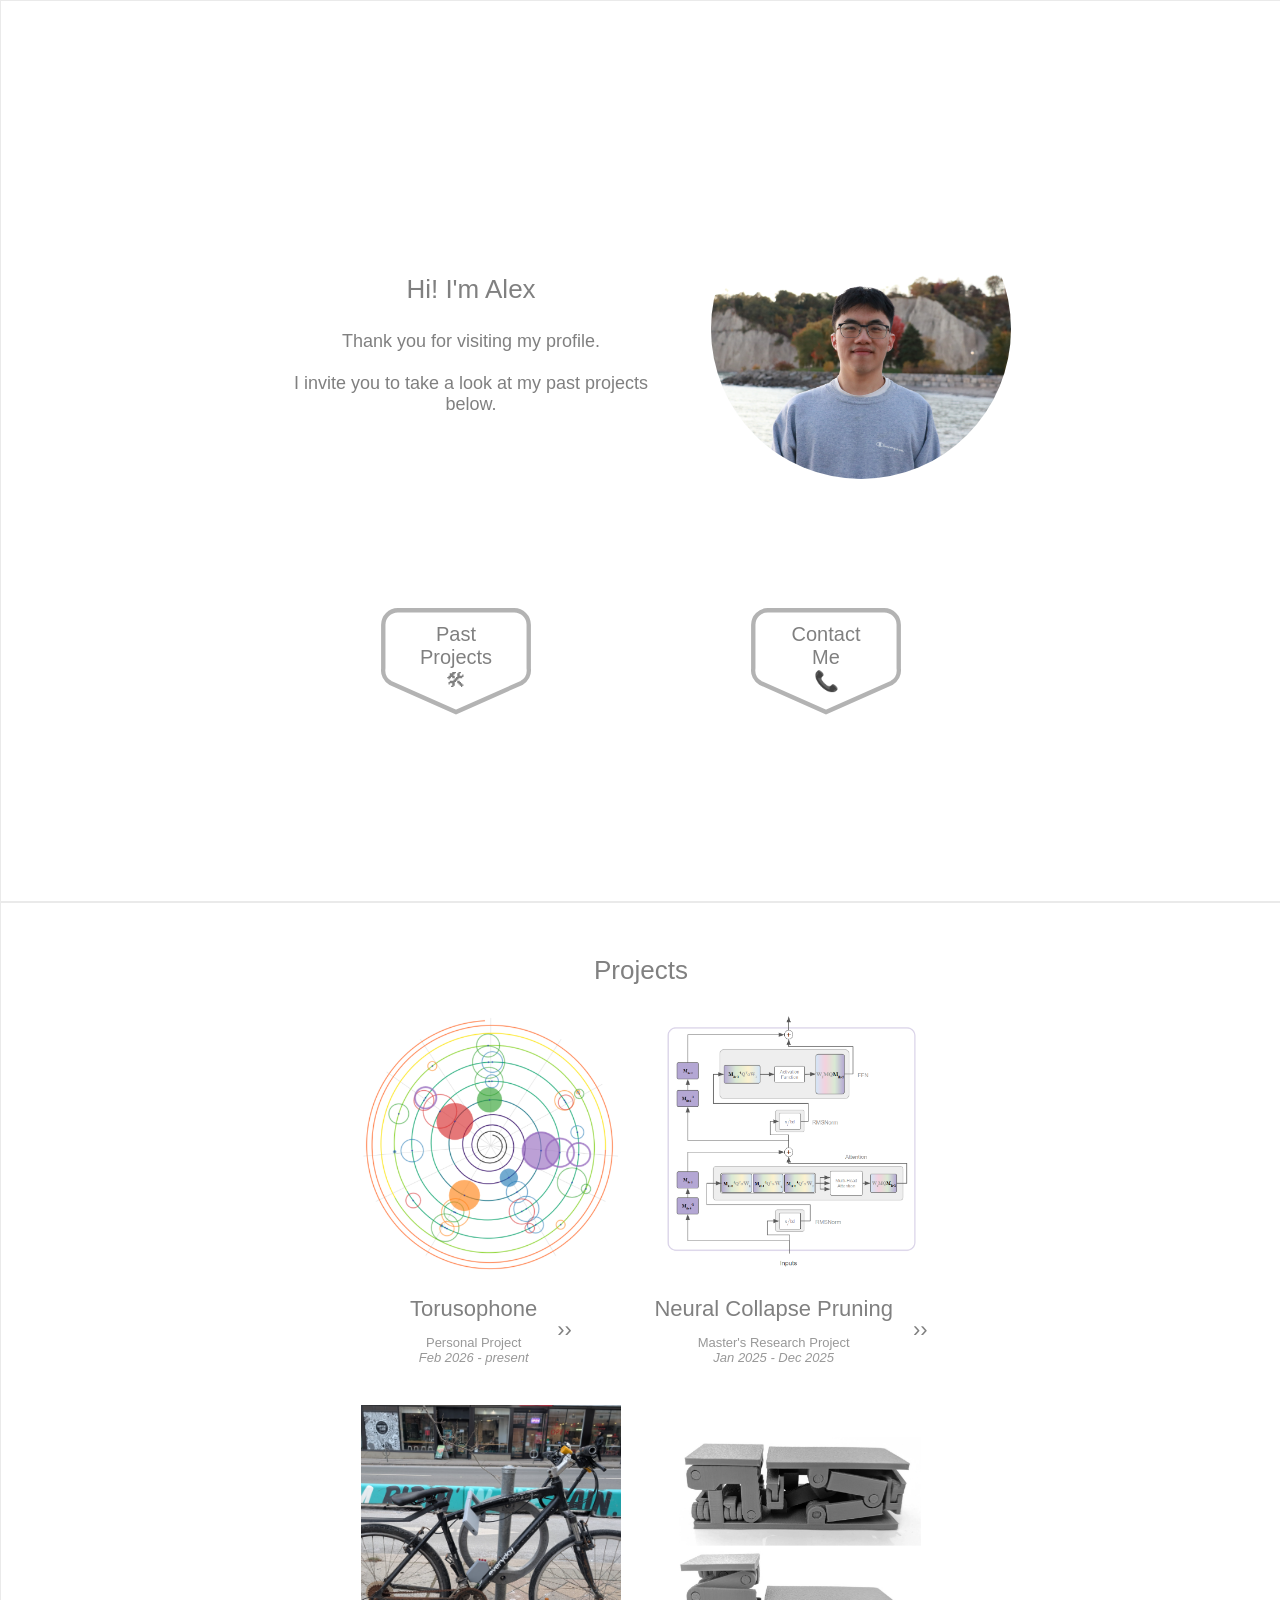
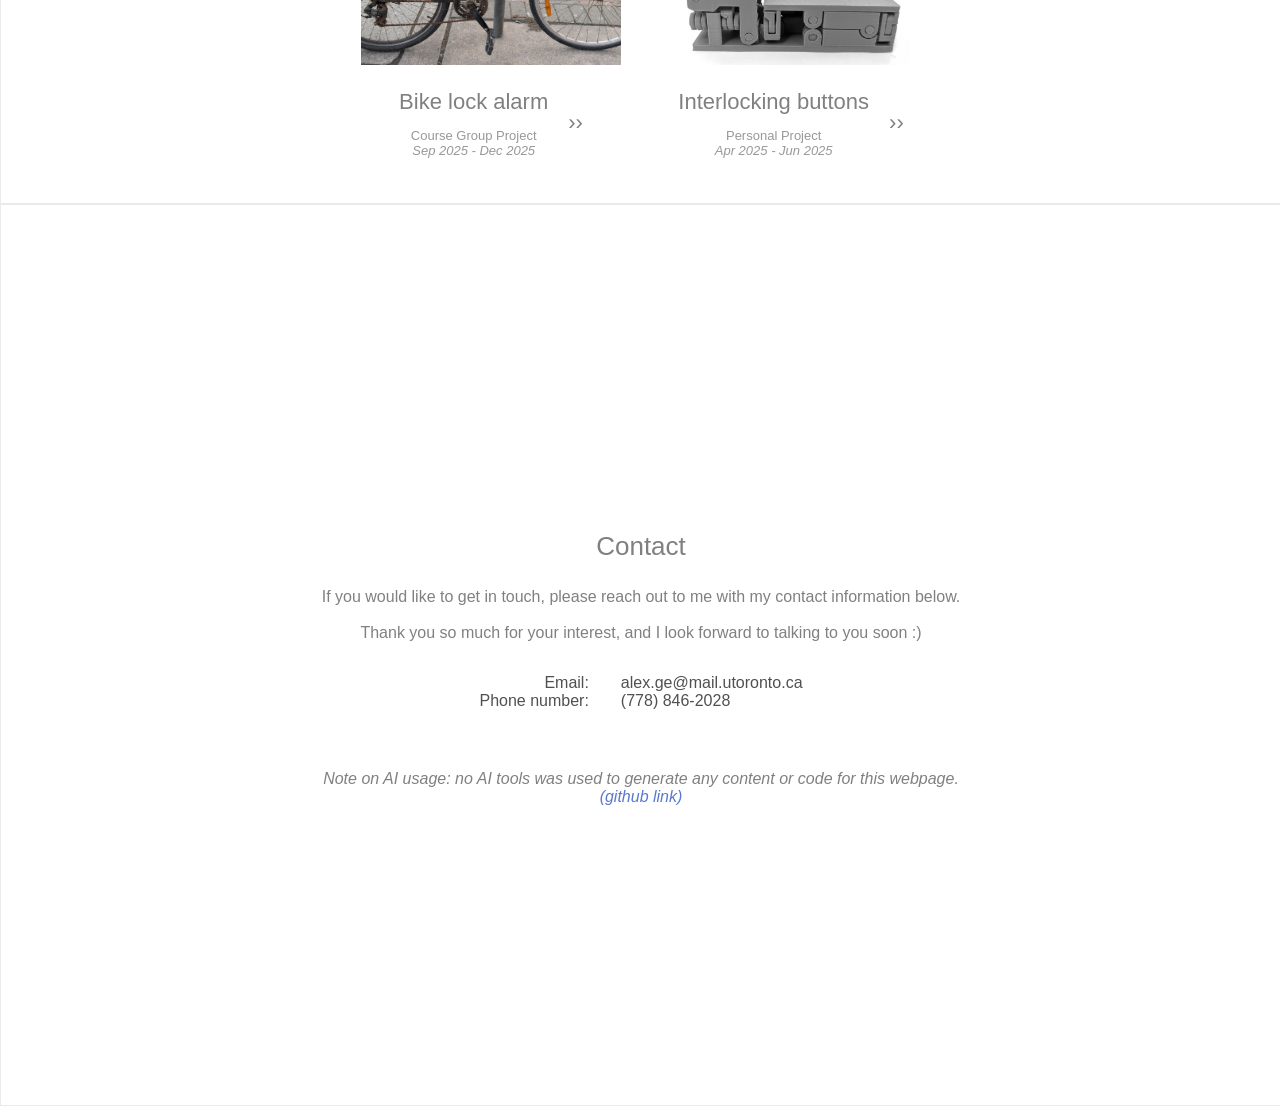
<file: index.html>
<!DOCTYPE html>
<html lang="en">
  <head>
    <meta charset="utf-8">
    <title>Alex's Profile</title>
    <link rel="icon" href="static/circuit_icon.png" media="(prefers-color-scheme: light)">
    <link rel="icon" href="static/circuit_icon_dark.png" media="(prefers-color-scheme: dark)">

    <script type="text/javascript" src="script.js"> </script>

    <link rel="stylesheet" href="styles.css">

  </head>
  <body>
    <div id="content">






      <div id="introduction_content_holder" class="content_holder">
        <div id="introduction">
          <div id="introduction_holder">
            <div id="introduction_summary_holder">
              <div>
                <h3>Hi! I'm Alex</h3>
              </div>
              <div id="introduction_summary">
                Thank you for visiting my profile. 
                <br><br>
                <!-- I invite you to take a look at my past projects and work experience below. -->
                I invite you to take a look at my past projects below.
              </div>
            </div>
            <div id="profile_pic" >
              <img src="static/profile_pic_3.JPG">
            </div>
          </div>

          <div id="shortcuts">
            <div>
              <a id="projects_shortcut"  href="#projects_content_holder">
                Past Projects<br>	&#128736;
              </a>
            </div>
            <!-- <div>
              <a id="experience_shortcut" href="#experience_content_holder">
                Work experience<br>&#128119;
              </a>
            </div> -->
            <div>
              <a id="contact_shortcut" href="#contact_content_holder">
                Contact Me<br>&#128222;
              </a>
            </div>
          </div>
        </div>
      </div>



      <div id="projects_content_holder" class="content_holder">
        <div id="projects">
          <div id="project_display">
            <h3> Projects </h3>
            <div class="project_row first_row">
              <a href="projects/torusophone/torusophone.html" id="project_1_display" class="project_display">
                <img src="static/torusophone-pic.png">
                <div class="project_label_group">
                  <div class="project_label">
                    <div class="project_name">Torusophone</div>
                    <div class="project_desc">Personal Project</div>
                    <div class="project_date"><i>Feb 2026 - present</i></div>
                  </div> 
                  <span class="project_ticks">&#8250;&#8250;</span>
                </div>
                <!-- <div class="project_label">
                  Torusophone &nbsp; <span class="project_ticks">&#8250;&#8250;</span>
                </div> -->
              </a>
              <a href="projects/nc-pruning/nc-pruning.html" id="project_2_display" class="project_display">
                <img src="static/nc-pruning-pic-square.png">
                <div class="project_label_group">
                  <div class="project_label">
                    <div class="project_name">Neural Collapse Pruning</div>
                    <div class="project_desc">Master's Research Project</div>
                    <div class="project_date"><i>Jan 2025 - Dec 2025</i></div>
                  </div> 
                  <span class="project_ticks">&#8250;&#8250;</span>
                </div>
              </a>
            </div>
            <div class="project_row">
              <a href="projects/bike-alarm.html" id="project_3_display" class="project_display">
                <img src="static/bike-alarm-pic-square.png" >
                <div class="project_label_group">
                  <div class="project_label">
                    <div class="project_name">Bike lock alarm</div>
                    <div class="project_desc">Course Group Project</div>
                    <div class="project_date"><i>Sep 2025 - Dec 2025</i></div>
                  </div> 
                  <span class="project_ticks">&#8250;&#8250;</span>
                </div>
                <!-- <div class="project_label">
                  Bike lock alarm &nbsp; <span class="project_ticks">&#8250;&#8250;</span>
                </div> -->
              </a>
              <a href="projects/interlocking-buttons/interlocking-buttons.html" id="project_4_display" class="project_display">
                <img src="static/interlocking-buttons-square.png">
                <div class="project_label_group">
                  <div class="project_label">
                    <div class="project_name">Interlocking buttons</div>
                    <div class="project_desc">Personal Project</div>
                    <div class="project_date"><i>Apr 2025 - Jun 2025</i></div>
                  </div> 
                  <span class="project_ticks">&#8250;&#8250;</span>
                </div>
                <!-- <div class="project_label">
                  Interlocking buttons &nbsp; <span class="project_ticks">&#8250;&#8250;</span>
                </div> -->
              </a>
            </div>
            <!-- <div id="project_row">
              <a href="projects/autonomous-drone.html" id="project_4_display" class="project_display">
                <img src="static/circuit_icon_dark.png">
                <div class="project_label">
                  Autonomous drone &nbsp; <span class="project_ticks">&#8250;&#8250;</span>
                </div>
              </a>
              <a href="projects/dynamometer.html" id="project_5_display" class="project_display">
                <img src="static/dyno_cropped.jpg">
                <div class="project_label">
                  Vehicle Dyno &nbsp; <span class="project_ticks">&#8250;&#8250;</span>
                </div>
              </a>
              <a href="projects/voltammetry-web-app.html" id="project_6_display" class="project_display">
                <img src="static/volt_3_cropped.png">
                <div class="project_label">
                  Voltammetry App &nbsp; <span class="project_ticks">&#8250;&#8250;</span>
                </div>
              </a>
            </div> -->
          </div>
        </div>
      </div>







      <div id="contact_content_holder" class="content_holder">
        <div id="contact">
          <h3>Contact</h3>
          <div id="contact_summary">
            If you would like to get in touch, please reach out to me with my contact information below.
            <br><br>
            Thank you so much for your interest, and I look forward to talking to you soon :)
          </div>
          <div id="contact_information">
            <div class="contact_holder">
              <span class="contact_label">Email: </span>
              <span class="spacer"></span>
              <span class="contact_data"> alex.ge@mail.utoronto.ca </span>
            </div>
            <div class="contact_holder">
              <span class="contact_label">Phone number: </span>
              <span class="spacer"></span>
              <span class="contact_data"> (778) 846-2028 </span>
            </div>

          </div>
          <div id="ai_note">
            <i>
              Note on AI usage: no AI tools was used to generate any content or code for this webpage. 
              <br>
              <a href="https://github.com/LaPommeCosmique/LaPommeCosmique.github.io">(github link)</a> 
            </i>
          </div>
      </div>

    </div>
  </body>
</html>
</file>
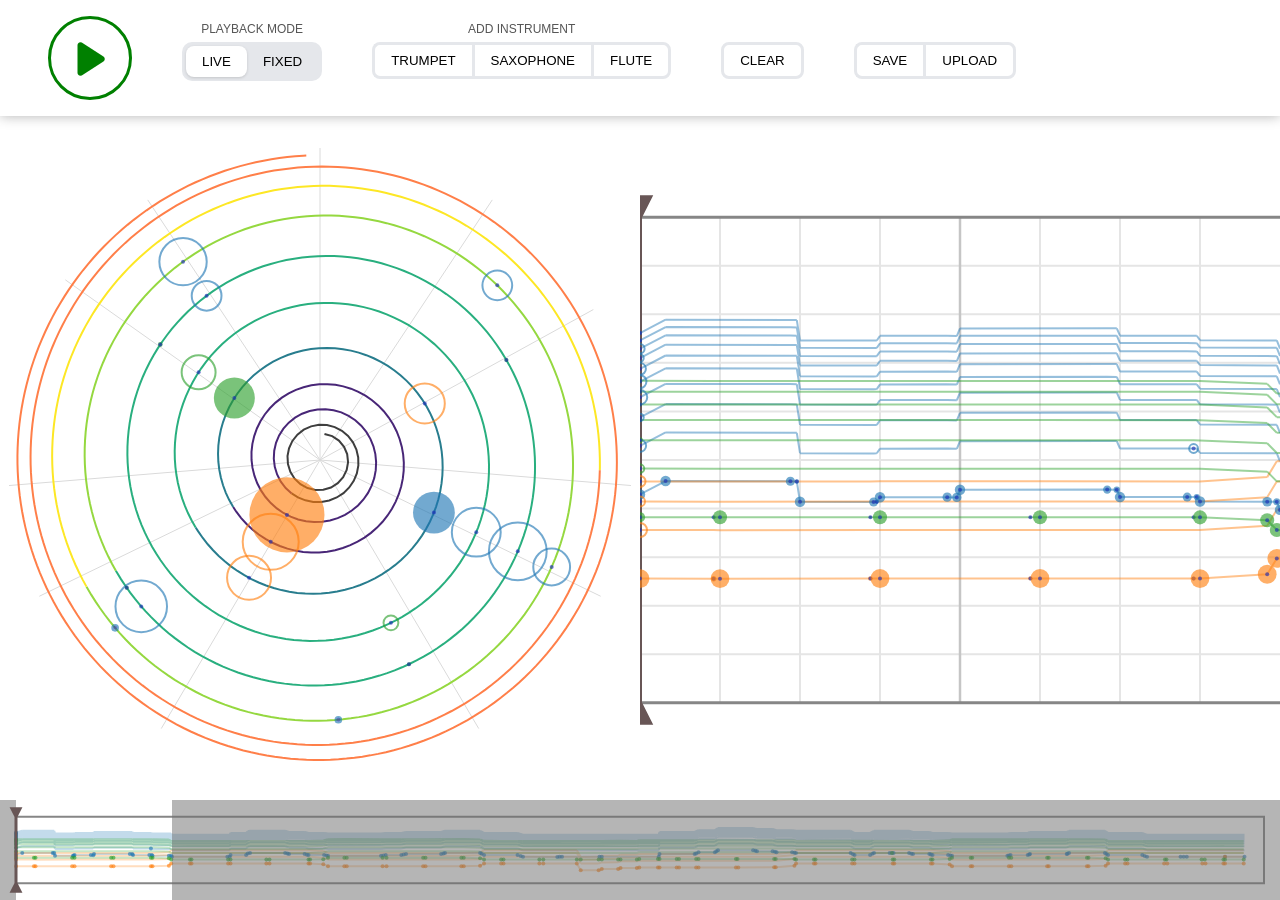
<file: projects/torusophone/out/index.html>
<!DOCTYPE html><html lang="en"><head><meta charSet="utf-8"/><meta name="viewport" content="width=device-width, initial-scale=1"/><link rel="preload" as="image" href="./icons/start-48-green.png"/><link rel="stylesheet" href="/projects/torusophone/out/_next/static/css/ad4408132cbdd691.css" data-precedence="next"/><link rel="preload" as="script" fetchPriority="low" href="/projects/torusophone/out/_next/static/chunks/webpack-ef58dfbe320a62ec.js"/><script src="/projects/torusophone/out/_next/static/chunks/11eacf67-af4eca562507c341.js" async=""></script><script src="/projects/torusophone/out/_next/static/chunks/954-a719b913e339bb7a.js" async=""></script><script src="/projects/torusophone/out/_next/static/chunks/main-app-77a0eec2113d0dcd.js" async=""></script><script src="/projects/torusophone/out/_next/static/chunks/app/page-fc75f1152e9906b6.js" async=""></script><title>Torusophone</title><meta name="description" content="Torusophone"/><link rel="icon" href="/projects/torusophone/out/favicon.ico" type="image/x-icon" sizes="16x16"/><script src="/projects/torusophone/out/_next/static/chunks/polyfills-42372ed130431b0a.js" noModule=""></script></head><body><div><div class="page_main_group__D3KaQ"><div class="page_control_bar__6zczi"><div class="ControlBar_control_bar__wLQH1"><button style="padding:16px" class="ControlBar_play_button__kRJ9k ControlBar_stopped__zQcPH"><img src="./icons/start-48-green.png"/></button><div style="width:50px"></div><div class="ControlBar_control_bar_section_group__ShelW"><span>PLAYBACK MODE</span><div class="ControlBar_playback_mode_toggle__LFJYL"><button class="undefined ControlBar_active__6jMg6">LIVE</button><button class="undefined ">FIXED</button></div></div><div style="width:50px"></div><div class="ControlBar_control_bar_section_group__ShelW"><span>ADD INSTRUMENT</span><div class="ControlBar_button_row__ku8nL ControlBar_add_instrument_options__ah3N0"><button>TRUMPET</button><button>SAXOPHONE</button><button>FLUTE</button></div></div><div style="width:50px"></div><div class="ControlBar_control_bar_section_group__ShelW"><span> </span><button class="ControlBar_clear_button__U_CHT">CLEAR</button></div><div style="width:50px"></div><div class="ControlBar_control_bar_section_group__ShelW"><span> </span><input type="file" accept=".json" hidden=""/><div class="ControlBar_button_row__ku8nL ControlBar_file_options__PlNid"><button>SAVE</button><button>UPLOAD</button></div></div></div></div><div class="page_canvas_group__Ycfw_"><canvas class="Canvas_canvas__rmY4H"></canvas></div></div></div><script src="/projects/torusophone/out/_next/static/chunks/webpack-ef58dfbe320a62ec.js" async=""></script><script>(self.__next_f=self.__next_f||[]).push([0])</script><script>self.__next_f.push([1,"1:\"$Sreact.fragment\"\n2:I[1063,[],\"\"]\n3:I[1483,[],\"\"]\n4:I[5234,[],\"ClientPageRoot\"]\n5:I[7838,[\"974\",\"static/chunks/app/page-fc75f1152e9906b6.js\"],\"default\"]\n8:I[5125,[],\"OutletBoundary\"]\nb:I[5125,[],\"ViewportBoundary\"]\nd:I[5125,[],\"MetadataBoundary\"]\nf:I[1954,[],\"\"]\n:HL[\"/projects/torusophone/out/_next/static/css/ad4408132cbdd691.css\",\"style\"]\n"])</script><script>self.__next_f.push([1,"0:{\"P\":null,\"b\":\"0Foji4XsWlMv6ZOs0ruyX\",\"p\":\"/projects/torusophone/out\",\"c\":[\"\",\"\"],\"i\":false,\"f\":[[[\"\",{\"children\":[\"__PAGE__\",{}]},\"$undefined\",\"$undefined\",true],[\"\",[\"$\",\"$1\",\"c\",{\"children\":[null,[\"$\",\"html\",null,{\"lang\":\"en\",\"children\":[\"$\",\"body\",null,{\"children\":[\"$\",\"$L2\",null,{\"parallelRouterKey\":\"children\",\"error\":\"$undefined\",\"errorStyles\":\"$undefined\",\"errorScripts\":\"$undefined\",\"template\":[\"$\",\"$L3\",null,{}],\"templateStyles\":\"$undefined\",\"templateScripts\":\"$undefined\",\"notFound\":[[[\"$\",\"title\",null,{\"children\":\"404: This page could not be found.\"}],[\"$\",\"div\",null,{\"style\":{\"fontFamily\":\"system-ui,\\\"Segoe UI\\\",Roboto,Helvetica,Arial,sans-serif,\\\"Apple Color Emoji\\\",\\\"Segoe UI Emoji\\\"\",\"height\":\"100vh\",\"textAlign\":\"center\",\"display\":\"flex\",\"flexDirection\":\"column\",\"alignItems\":\"center\",\"justifyContent\":\"center\"},\"children\":[\"$\",\"div\",null,{\"children\":[[\"$\",\"style\",null,{\"dangerouslySetInnerHTML\":{\"__html\":\"body{color:#000;background:#fff;margin:0}.next-error-h1{border-right:1px solid rgba(0,0,0,.3)}@media (prefers-color-scheme:dark){body{color:#fff;background:#000}.next-error-h1{border-right:1px solid rgba(255,255,255,.3)}}\"}}],[\"$\",\"h1\",null,{\"className\":\"next-error-h1\",\"style\":{\"display\":\"inline-block\",\"margin\":\"0 20px 0 0\",\"padding\":\"0 23px 0 0\",\"fontSize\":24,\"fontWeight\":500,\"verticalAlign\":\"top\",\"lineHeight\":\"49px\"},\"children\":404}],[\"$\",\"div\",null,{\"style\":{\"display\":\"inline-block\"},\"children\":[\"$\",\"h2\",null,{\"style\":{\"fontSize\":14,\"fontWeight\":400,\"lineHeight\":\"49px\",\"margin\":0},\"children\":\"This page could not be found.\"}]}]]}]}]],[]],\"forbidden\":\"$undefined\",\"unauthorized\":\"$undefined\"}]}]}]]}],{\"children\":[\"__PAGE__\",[\"$\",\"$1\",\"c\",{\"children\":[[\"$\",\"$L4\",null,{\"Component\":\"$5\",\"searchParams\":{},\"params\":{},\"promises\":[\"$@6\",\"$@7\"]}],\"$undefined\",[[\"$\",\"link\",\"0\",{\"rel\":\"stylesheet\",\"href\":\"/projects/torusophone/out/_next/static/css/ad4408132cbdd691.css\",\"precedence\":\"next\",\"crossOrigin\":\"$undefined\",\"nonce\":\"$undefined\"}]],[\"$\",\"$L8\",null,{\"children\":[\"$L9\",\"$La\",null]}]]}],{},null,false]},null,false],[\"$\",\"$1\",\"h\",{\"children\":[null,[\"$\",\"$1\",\"4oNIYbrkbVRSPe4UBlhr5\",{\"children\":[[\"$\",\"$Lb\",null,{\"children\":\"$Lc\"}],null]}],[\"$\",\"$Ld\",null,{\"children\":\"$Le\"}]]}],false]],\"m\":\"$undefined\",\"G\":[\"$f\",\"$undefined\"],\"s\":false,\"S\":true}\n"])</script><script>self.__next_f.push([1,"6:{}\n7:{}\n"])</script><script>self.__next_f.push([1,"c:[[\"$\",\"meta\",\"0\",{\"charSet\":\"utf-8\"}],[\"$\",\"meta\",\"1\",{\"name\":\"viewport\",\"content\":\"width=device-width, initial-scale=1\"}]]\n9:null\n"])</script><script>self.__next_f.push([1,"a:null\ne:[[\"$\",\"title\",\"0\",{\"children\":\"Torusophone\"}],[\"$\",\"meta\",\"1\",{\"name\":\"description\",\"content\":\"Torusophone\"}],[\"$\",\"link\",\"2\",{\"rel\":\"icon\",\"href\":\"/projects/torusophone/out/favicon.ico\",\"type\":\"image/x-icon\",\"sizes\":\"16x16\"}]]\n"])</script></body></html>
</file>
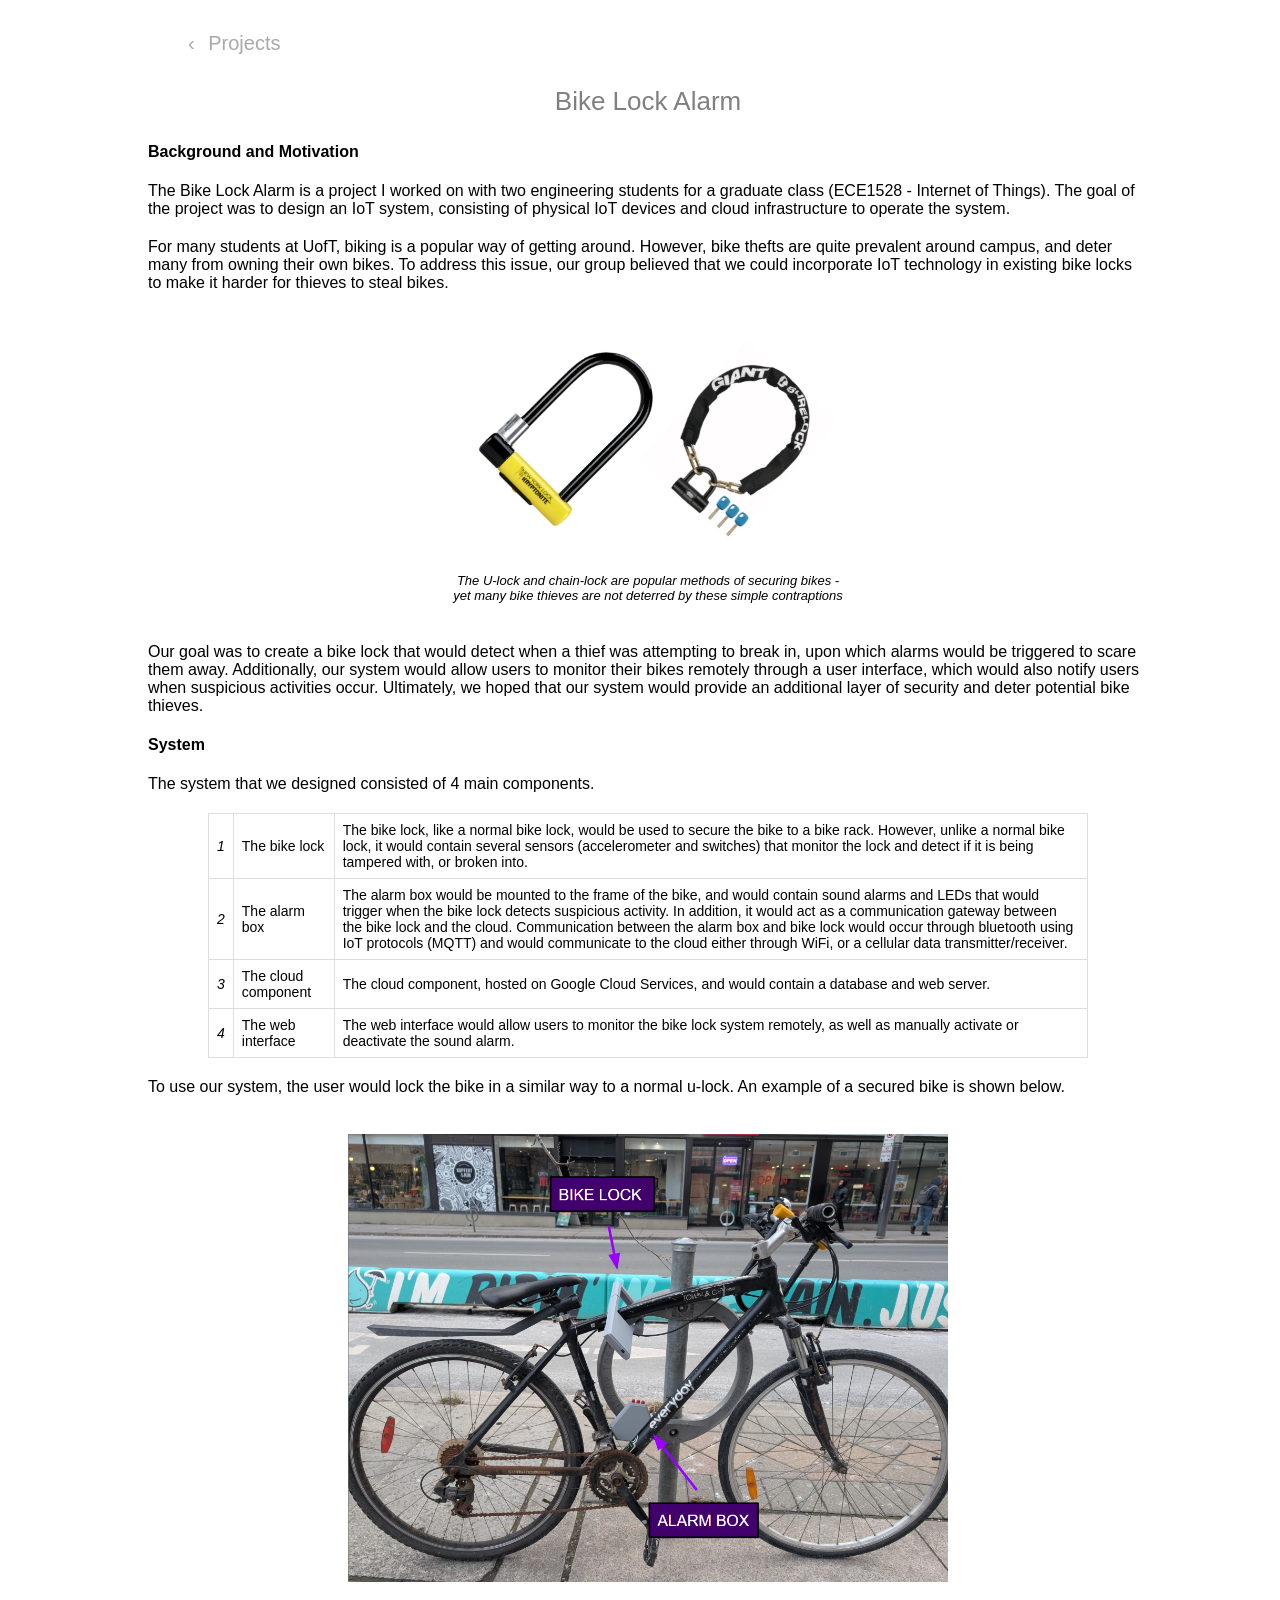
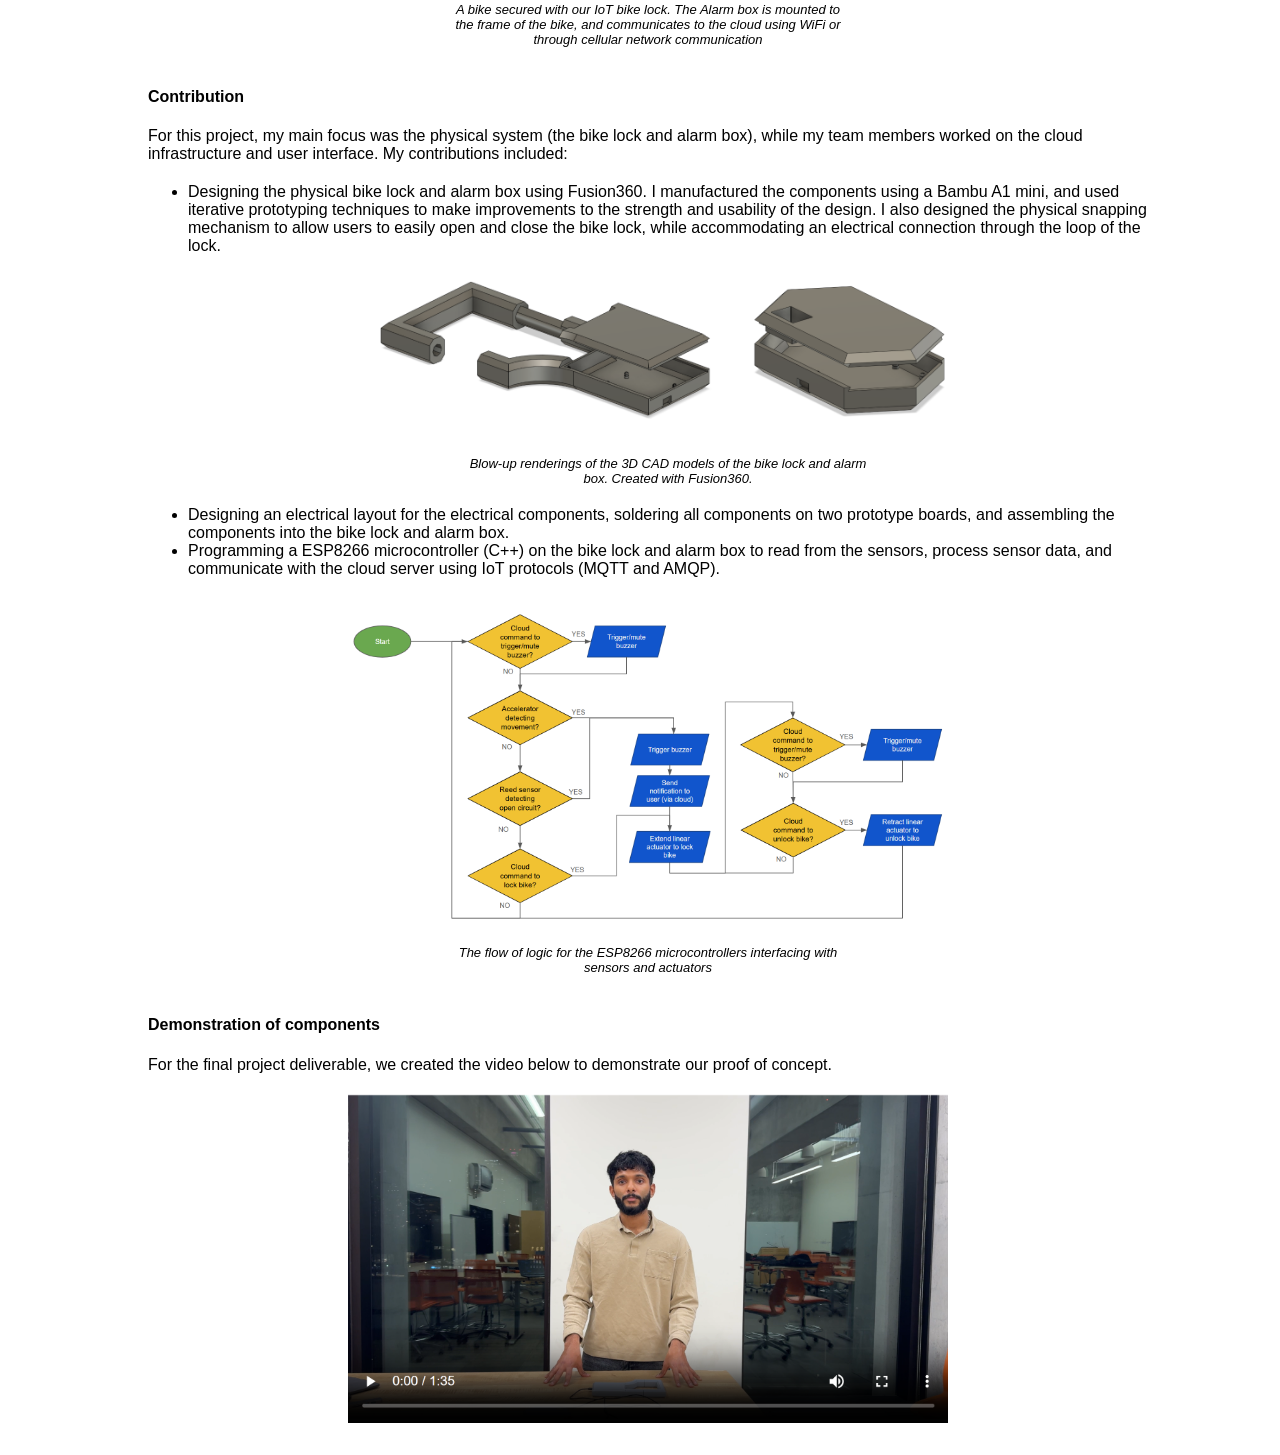
<file: projects/bike-alarm.html>
<!DOCTYPE html>
<html lang="en">
    <head>
        <meta charset="utf-8">
        <title>Alex's Profile</title>
        <link rel="icon" href="../static/circuit_icon.png" media="(prefers-color-scheme: light)">
        <link rel="icon" href="../static/circuit_icon_dark.png" media="(prefers-color-scheme: dark)">

        <link rel="stylesheet" href="styles.css">
    </head>
    <body>
        <div id="content">
            
            <a href="../index.html#projects">
                <h3 class="project_back_holder">
                    <span class="project_back">
                    <span class="project_ticks">&#8249;</span>
                    Projects
                    </span>
                </h3>
            </a>

            <h3> Bike Lock Alarm </h3>

            <h4>Background and Motivation</h4>
            <div>
                The Bike Lock Alarm is a project I worked on with two engineering students for a graduate class (ECE1528 - Internet of Things). The goal of the project was to design an IoT system, consisting of physical IoT devices and cloud infrastructure to operate the system.
            </div>
            <div>
                For many students at UofT, biking is a popular way of getting around. However, bike thefts are quite prevalent around campus, and deter many from owning their own bikes. To address this issue, our group believed that we could incorporate IoT technology in existing bike locks to make it harder for thieves to steal bikes. 
            </div>
            
            <div class="media-holder">
                <img class="small" src="../static/bike-alarm-popular-lock-examples.png" alt="Types of popular bike locks">
                <span class="image-label">
                    The U-lock and chain-lock are popular methods of securing bikes - yet many bike thieves are not deterred by these simple contraptions
                </span>
            </div>

            <div>
                Our goal was to create a bike lock that would detect when a thief was attempting to break in, upon which alarms would be triggered to scare them away. Additionally, our system would allow users to monitor their bikes remotely through a user interface, which would also notify users when suspicious activities occur. Ultimately, we hoped that our system would provide an additional layer of security and deter potential bike thieves.
            </div>

            <h4>System</h4>
            <div>
            The system that we designed consisted of 4 main components. 
            </div>
            <table>
                <tr>
                    <td><i>1</i></td>
                    <td>The bike lock</td>
                    <td>
                        The bike lock, like a normal bike lock, would be used to secure the bike to a bike rack. However, unlike a normal bike lock, it would contain several sensors (accelerometer and switches) that monitor the lock and detect if it is being tampered with, or broken into.
                    </td>
                </tr>
                <tr>
                    <td><i>2</i></td>
                    <td>The alarm box</td>
                    <td>
                        The alarm box would be mounted to the frame of the bike, and would contain sound alarms and LEDs that would trigger when the bike lock detects suspicious activity. In addition, it would act as a communication gateway between the bike lock and the cloud. Communication between the alarm box and bike lock would occur through bluetooth using IoT protocols (MQTT) and would communicate to the cloud either through WiFi, or a cellular data transmitter/receiver.
                    </td>
                </tr>
                <tr>
                    <td><i>3</i></td>
                    <td>The cloud component</td>
                    <td>
                        The cloud component, hosted on Google Cloud Services, and would contain a database and web server.
                    </td>
                </tr>
                <tr>
                    <td><i>4</i></td>
                    <td>The web interface</td>
                    <td>
                        The web interface would allow users to monitor the bike lock system remotely, as well as manually activate or deactivate the sound alarm.
                    </td>
                </tr>
            </table>
            <div>
                To use our system, the user would lock the bike in a similar way to a normal u-lock. An example of a secured bike is shown below.
            </div>
            <br>
            <div class="media-holder">
                <img class="big" src="../static/bike-alarm-lock-components.png" alt="Bike secured with lock">
                <span class="image-label">
                    A bike secured with our IoT bike lock. The Alarm box is mounted to the frame of the bike, and communicates to the cloud using WiFi or through cellular network communication
                </span>
            </div>

            <h4>Contribution</h4>
            <div>
                For this project, my main focus was the physical system (the bike lock and alarm box), while my team members worked on the cloud infrastructure and user interface. My contributions included:
            </div>
            <div>
                <ul>
                    <li>
                        Designing the physical bike lock and alarm box using Fusion360. I manufactured the components using a Bambu A1 mini, and used iterative prototyping techniques to make improvements to the strength and usability of the design. I also designed the physical snapping mechanism to allow users to easily open and close the bike lock, while accommodating an electrical connection through the loop of the lock.
                    </li>
            <div class="media-holder">
                <img class="big" src="../static/bike-alarm-CAD-components.png" alt="CAD model of components">
                <span class="image-label">
                    Blow-up renderings of the 3D CAD models of the bike lock and alarm box. Created with Fusion360. 
                </span>
            </div>
                    <li>
                        Designing an electrical layout for the electrical components, soldering all components on two prototype boards, and assembling the components into the bike lock and alarm box.
                    </li>
                    <li>
                        Programming a ESP8266 microcontroller (C++) on the bike lock and alarm box to read from the sensors, process sensor data, and communicate with the cloud server using IoT protocols (MQTT and AMQP).
                    </li>
                </ul>
                
            <div class="media-holder">
                <img class="big" src="../static/bike-alarm-microcontroller-logic-flow.png" alt="Microcontroller logic flow">
                <span class="image-label">
                    The flow of logic for the ESP8266 microcontrollers interfacing with sensors and actuators 
                </span>
            </div>
            </div>
            <h4>Demonstration of components</h4>
            <div>
                For the final project deliverable, we created the video below to demonstrate our proof of concept.
            </div>
            
            <div class="media-holder">
                <a href="https://storage.googleapis.com/lapommecosmique/lapommecosmique.github.io/ECE1528%20-%20BIKEai%20-%20Project%20Video.mp4" target="_blank">
                    <img style="width: 600px;" src="./../static/bike-alarm-thumbnail.png" alt="Bike Alarm Thumbnail">
                </a>
            </div>
            <!-- <div class="media-holder">
                <video width="640" height="360" preload="auto" controls poster="../static/bike-alarm-video-thumbnail.png">
                    <source src="https://storage.googleapis.com/lapommecosmique/lapommecosmique.github.io/ECE1528%20-%20BIKEai%20-%20Project%20Video.mp4" type="video/mp4">
                    Error - your browser does not support embedded video.
                </video>
            </div> -->
        </div>
    </head>
</html>
</file>
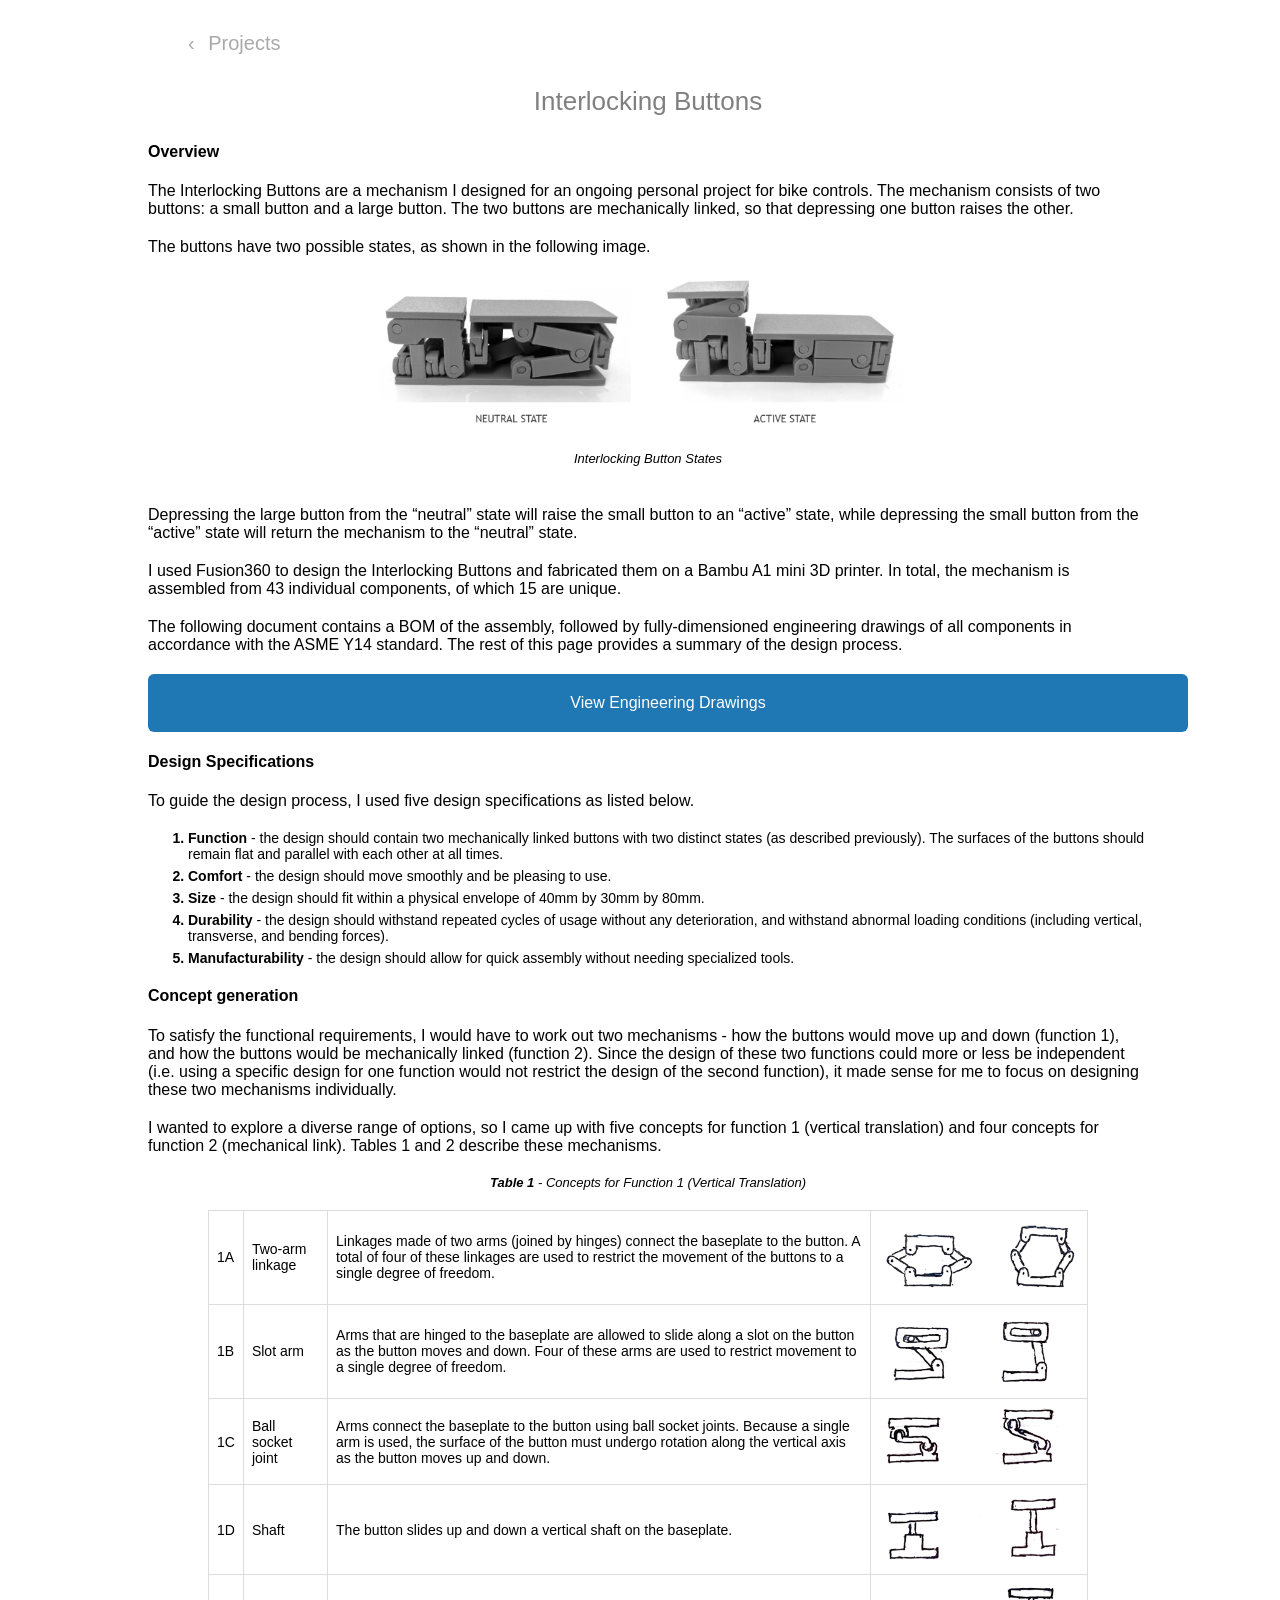
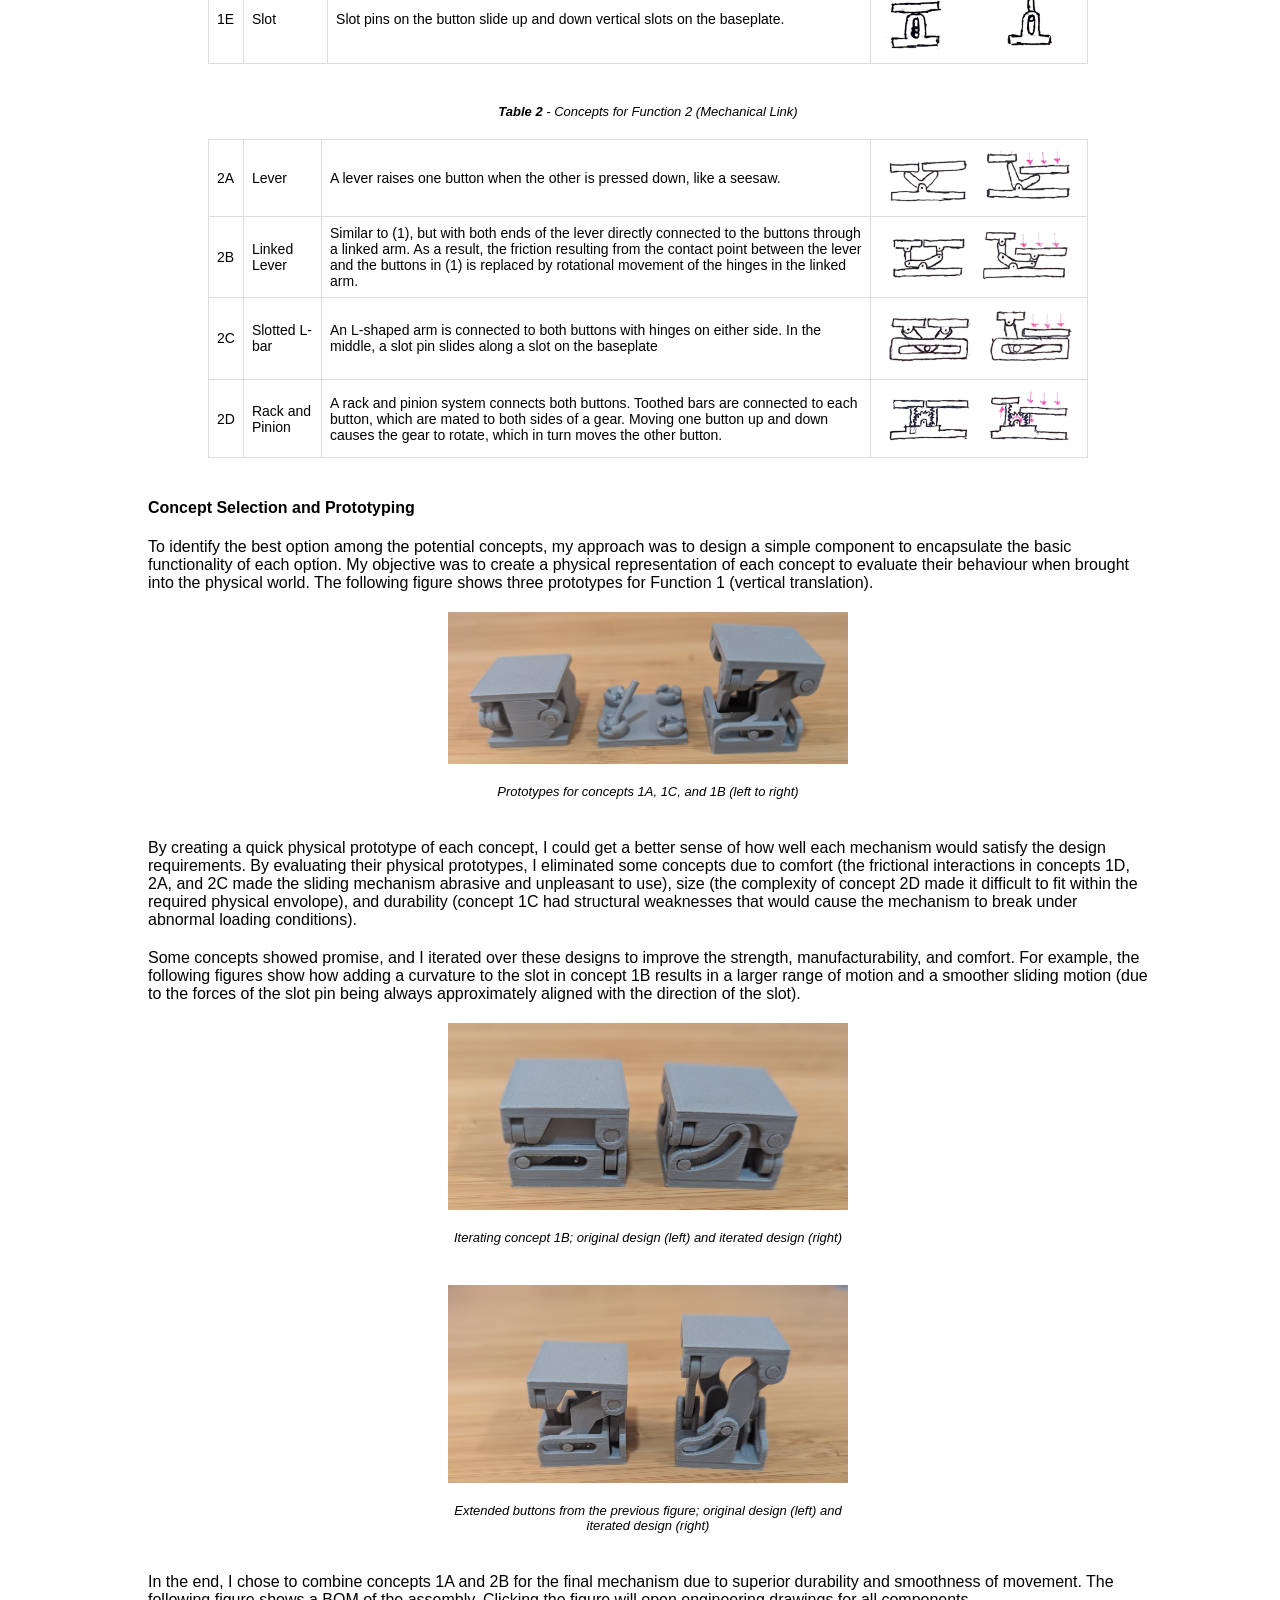
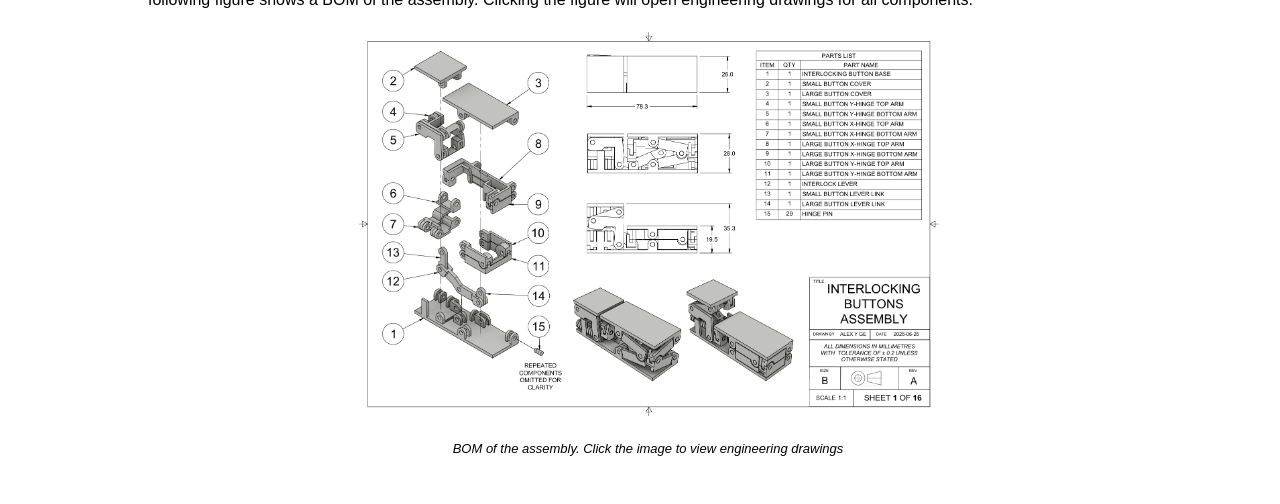
<file: projects/interlocking-buttons/interlocking-buttons.html>
<!DOCTYPE html>
<html lang="en">
    <head>
        <meta charset="utf-8">
        <title>Alex's Profile</title>
        <link rel="icon" href="../../static/circuit_icon.png" media="(prefers-color-scheme: light)">
        <link rel="icon" href="../../static/circuit_icon_dark.png" media="(prefers-color-scheme: dark)">

        <link rel="stylesheet" href="../styles.css">
    </head>
    <body>
        <div id="content">
            
            <a href="../../index.html#projects">
                <h3 class="project_back_holder">
                    <span class="project_back">
                    <span class="project_ticks">&#8249;</span>
                    Projects
                    </span>
                </h3>
            </a>

            <h3> Interlocking Buttons </h3>

            <h4> Overview </h4>
            <div>
                The Interlocking Buttons are a mechanism I designed for an ongoing personal project for bike controls. The mechanism consists of two buttons: a small button and a large button. The two buttons are mechanically linked, so that depressing one button raises the other. 
            </div>
            <div>
                The buttons have two possible states, as shown in the following image.
            </div>
            <div class="media-holder">
                <img class="big" src="../../static/interlocking-buttons-states.png" alt="Interlocking Button States">
                <span class="image-label">
                    Interlocking Button States
                </span>
            </div>
            <div>
                Depressing the large button from the “neutral” state will raise the small button to an “active” state, while depressing the small button from the “active” state will return the mechanism to the “neutral” state. 
            </div>
            <div>
                I used Fusion360 to design the Interlocking Buttons and fabricated them on a Bambu A1 mini 3D printer. In total, the mechanism is assembled from 43 individual components, of which 15 are unique. 
            </div>
            <div>
                The following document contains a BOM of the assembly, followed by fully-dimensioned engineering drawings of all components in accordance with the ASME Y14 standard. The rest of this page provides a summary of the design process.
            </div>
            
            <a href="./engineering-drawing.pdf" target="_blank">
                <div class="big-button">
                    View Engineering Drawings
                </div>
            </a>

            
            <h4> Design Specifications </h4>
            
            <div>
                To guide the design process, I used five design specifications as listed below.
            </div>

            <ol>
                <li>
                    <b>Function</b> - the design should contain two mechanically linked buttons with two distinct states (as described previously). The surfaces of the buttons should remain flat and parallel with each other at all times.
                </li>
                <li>
                    <b>Comfort</b> - the design should move smoothly and be pleasing to use.
                </li>
                <li>
                    <b>Size</b> - the design should fit within a physical envelope of 40mm by 30mm by 80mm.
                </li>
                <li>
                    <b>Durability</b> - the design should withstand repeated cycles of usage without any deterioration, and withstand abnormal loading conditions (including vertical, transverse, and bending forces).
                </li>
                <li>
                    <b>Manufacturability</b> - the design should allow for quick assembly without needing specialized tools.
                </li>
            </ol>

            <h4> Concept generation </h4>

            <div>
                To satisfy the functional requirements, I would have to work out two mechanisms - how the buttons would move up and down (function 1), and how the buttons would be mechanically linked (function 2). Since the design of these two functions could more or less be independent (i.e. using a specific design for one function would not restrict the design of the second function), it made sense for me to focus on designing these two mechanisms individually.
            </div>
            <div>
                I wanted to explore a diverse range of options, so I came up with five concepts for function 1 (vertical translation) and four concepts for function 2 (mechanical link). Tables 1 and 2 describe these mechanisms.
            </div>


            <div class="media-holder">
                <span style="font-size: small;">
                    <i><b>Table 1 </b> - Concepts for Function 1 (Vertical Translation)</i>
                </span>
                <table>
                    <tr>
                        <td>
                            1A
                        </td>
                        <td>
                            Two-arm linkage
                        </td>
                        <td>
                            Linkages made of two arms (joined by hinges) connect the baseplate to the button. A total of four of these linkages are used to restrict the movement of the buttons to a single degree of freedom.
                        </td>
                        <td>
                            <img style="width: 200px" src="../../static/interlocking-buttons-translation-1.png" alt="Image of concept design">
                        </td>
                    </tr>
                    <tr>
                        <td>
                            1B
                        </td>
                        <td>
                            Slot arm
                        </td>
                        <td>
                            Arms that are hinged to the baseplate are allowed to slide along a slot on the button as the button moves and down. Four of these arms are used to restrict movement to a single degree of freedom.
                        </td>
                        <td>
                            <img style="width: 200px" src="../../static/interlocking-buttons-translation-2.png" alt="Image of concept design">
                        </td>
                    </tr>
                    <tr>
                        <td>
                            1C
                        </td>
                        <td>
                            Ball socket joint
                        </td>
                        <td>
                            Arms connect the baseplate to the button using ball socket joints. Because a single arm is used, the surface of the button must undergo rotation along the vertical axis as the button moves up and down.
                        </td>
                        <td>
                            <img  style="width: 200px" src="../../static/interlocking-buttons-translation-3.png" alt="Image of concept design">
                        </td>
                    </tr>
                    <tr>
                        <td>
                            1D
                        </td>
                        <td>
                            Shaft
                        </td>
                        <td>
                            The button slides up and down a vertical shaft on the baseplate.
                        </td>
                        <td>
                            <img  style="width: 200px" src="../../static/interlocking-buttons-translation-4.png" alt="Image of concept design">
                        </td>
                    </tr>
                    <tr>
                        <td>
                            1E
                        </td>
                        <td>
                            Slot
                        </td>
                        <td>
                            Slot pins on the button slide up and down vertical slots on the baseplate.
                        </td>
                        <td>
                            <img  style="width: 200px" src="../../static/interlocking-buttons-translation-5.png" alt="Image of concept design">
                        </td>
                    </tr>
                </table>
            </div>

            
            <div class="media-holder">
                <span style="font-size: small;">
                    <i><b>Table 2 </b> - Concepts for Function 2 (Mechanical Link)</i>
                </span>
                <table>
                    <tr>
                        <td>
                            2A
                        </td>
                        <td>
                            Lever
                        </td>
                        <td>
                            A lever raises one button when the other is pressed down, like a seesaw.
                        </td>
                        <td>
                            <img  style="width: 200px" src="../../static/interlocking-buttons-interlock-1.png" alt="Image of concept design">
                        </td>
                    </tr>
                    <tr>
                        <td>
                            2B
                        </td>
                        <td>
                            Linked Lever
                        </td>
                        <td>
                            Similar to (1), but with both ends of the lever directly connected to the buttons through a linked arm. As a result, the friction resulting from the contact point between the lever and the buttons in (1) is replaced by rotational movement of the hinges in the linked arm.
                        </td>
                        <td>
                            <img  style="width: 200px" src="../../static/interlocking-buttons-interlock-2.png" alt="Image of concept design">
                        </td>
                    </tr>
                    <tr>
                        <td>
                            2C
                        </td>
                        <td>
                            Slotted L-bar
                        </td>
                        <td>
                            An L-shaped arm is connected to both buttons with hinges on either side. In the middle, a slot pin slides along a slot on the baseplate
                        </td>
                        <td>
                            <img  style="width: 200px" src="../../static/interlocking-buttons-interlock-3.png" alt="Image of concept design">
                        </td>
                    </tr>
                    <tr>
                        <td>
                            2D
                        </td>
                        <td>
                            Rack and Pinion
                        </td>
                        <td>
                            A rack and pinion system connects both buttons. Toothed bars are connected to each button, which are mated to both sides of a gear. Moving one button up and down causes the gear to rotate, which in turn moves the other button.
                        </td>
                        <td>
                            <img  style="width: 200px" src="../../static/interlocking-buttons-interlock-4.png" alt="Image of concept design">
                        </td>
                    </tr>
                </table>
            </div>
             
            <h4> Concept Selection and Prototyping </h4>

            <div>
                To identify the best option among the potential concepts, my approach was to design a simple component to encapsulate the basic functionality of each option. My objective was to create a physical representation of each concept to evaluate their behaviour when brought into the physical world. The following figure shows three prototypes for Function 1 (vertical translation).
            </div>

            <div class="media-holder">
                <img class="small" src="../../static/interlocking-buttons-concept-prototype.png" alt="Interlocking Button">
                <span class="image-label">
                    Prototypes for concepts 1A, 1C, and 1B (left to right)
                </span>
            </div>

            <div>
                By creating a quick physical prototype of each concept, I could get a better sense of how well each mechanism would satisfy the design requirements. By evaluating their physical prototypes, I eliminated some concepts due to comfort (the frictional interactions in concepts 1D, 2A, and 2C made the sliding mechanism abrasive and unpleasant to use), size (the complexity of concept 2D made it difficult to fit within the required physical envolope), and durability (concept 1C had structural weaknesses that would cause the mechanism to break under abnormal loading conditions).
            </div>

            <div>
                Some concepts showed promise, and I iterated over these designs to improve the strength, manufacturability, and comfort. For example, the following figures show how adding a curvature to the slot in concept 1B results in a larger range of motion and a smoother sliding motion (due to the forces of the slot pin being always approximately aligned with the direction of the slot).
            </div>
            
            <div class="media-holder">
                <img class="small" src="../../static/interlocking-buttons-iteration-1.png" alt="Interlocking Button">
                <span class="image-label">
                    Iterating concept 1B; original design (left) and iterated design (right)
                </span>
            </div>
            <div class="media-holder">
                <img class="small" src="../../static/interlocking-buttons-iteration-2.png" alt="Interlocking Button">
                <span class="image-label">
                    Extended buttons from the previous figure; original design (left) and iterated design (right)
                </span>
            </div>

            <div>
                In the end, I chose to combine concepts 1A and 2B for the final mechanism due to superior durability and smoothness of movement. The following figure shows a BOM of the assembly. Clicking the figure will open engineering drawings for all components.
            </div>

            <div class="media-holder">
                
                <a href="./engineering-drawing.pdf" target="_blank">
                    <img style="width: 600px;" src="../../static/interlocking-buttons-bom.png" alt="Interlocking Button">
                </a>
                <span class="image-label">
                    BOM of the assembly. Click the image to view engineering drawings
                </span>
            </div>
        </div>
    </head>
</html>
</file>
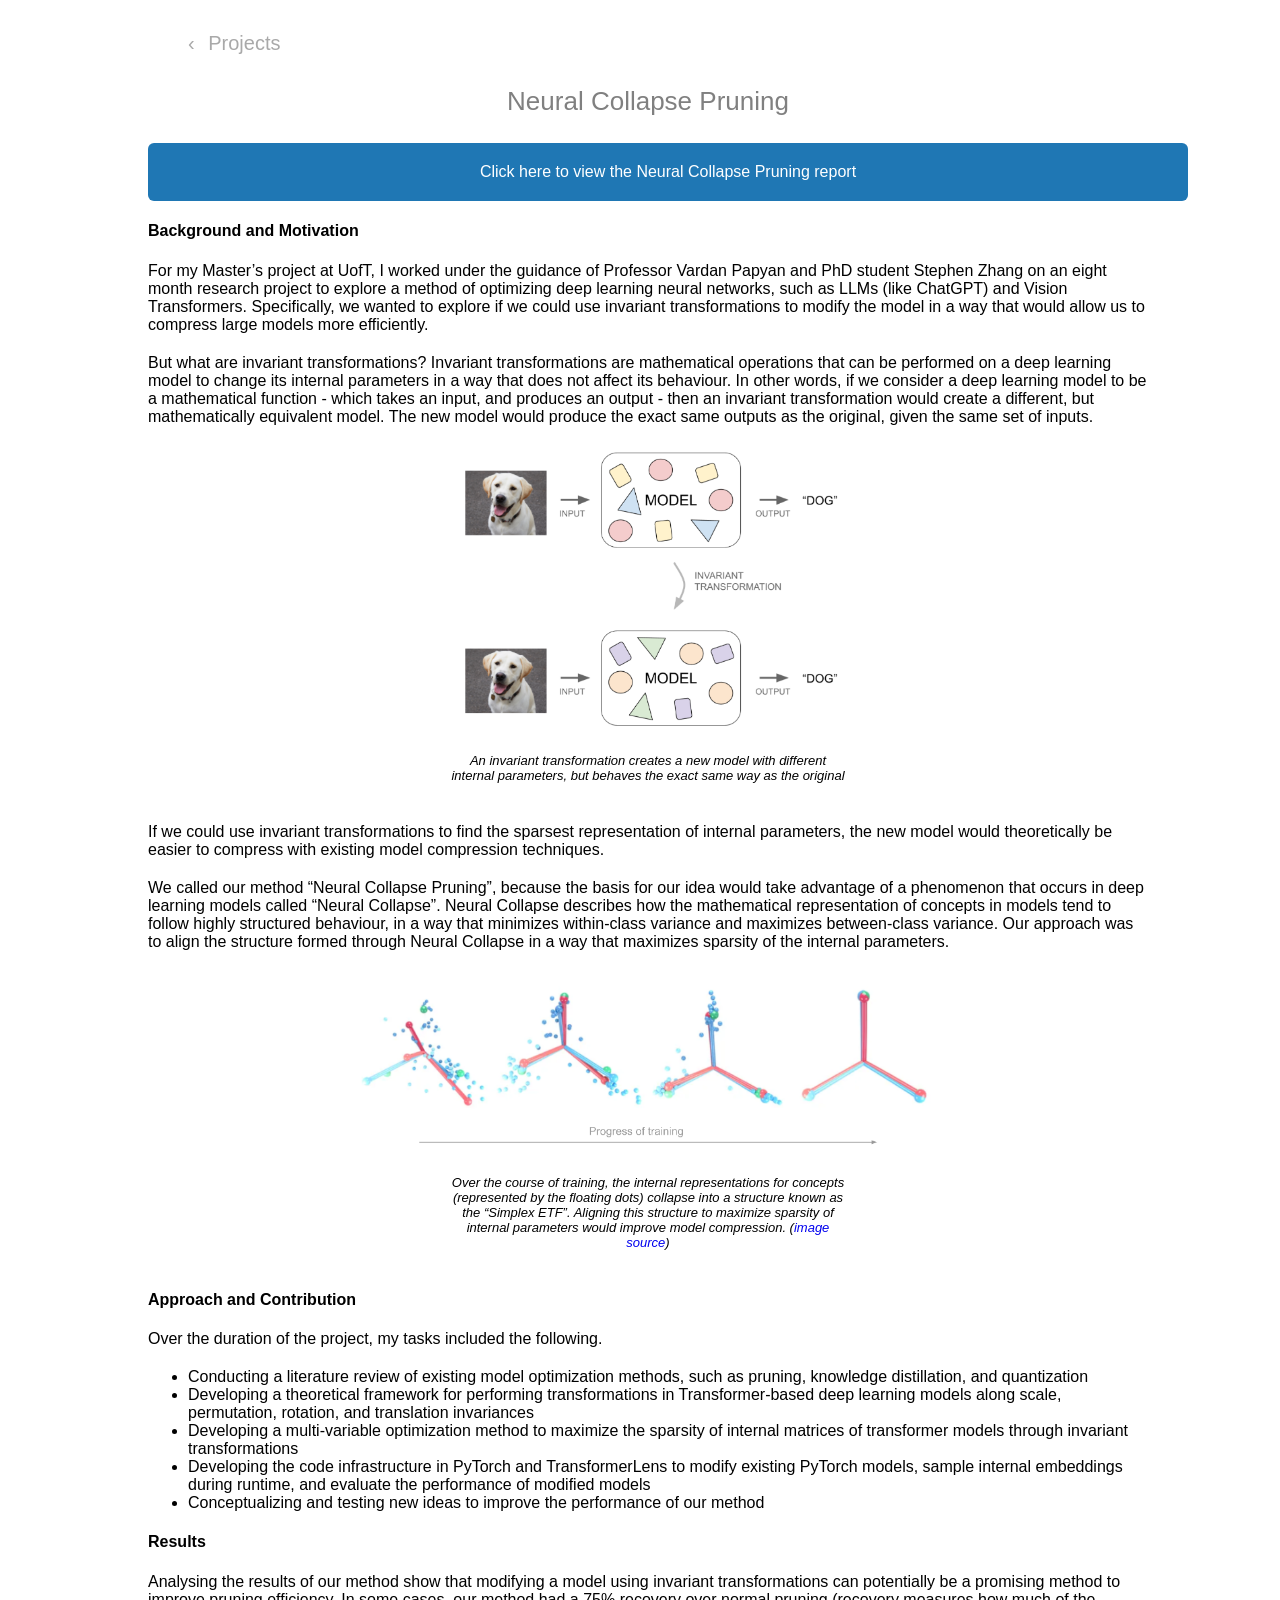
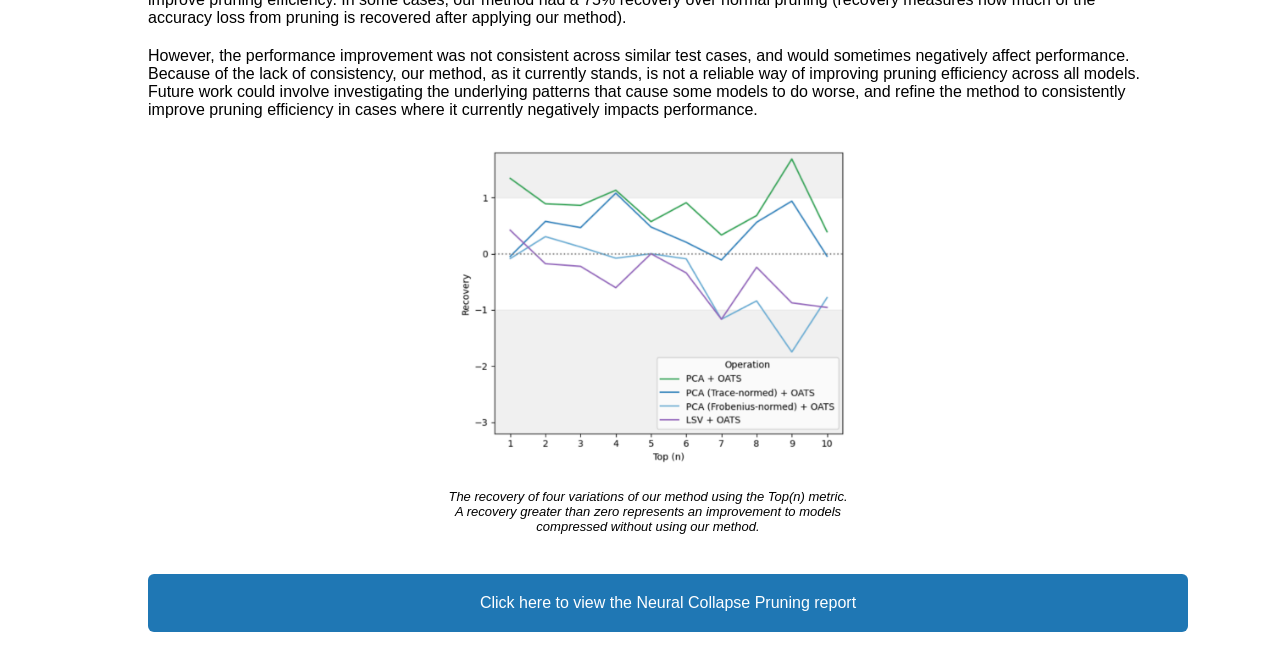
<file: projects/nc-pruning/nc-pruning.html>
<!DOCTYPE html>
<html lang="en">
    <head>
        <meta charset="utf-8">
        <title>Alex's Profile</title>
        <link rel="icon" href="../../static/circuit_icon.png" media="(prefers-color-scheme: light)">
        <link rel="icon" href="../../static/circuit_icon_dark.png" media="(prefers-color-scheme: dark)">

        <link rel="stylesheet" href="../styles.css">
    </head>
    <body>
        <div id="content">
            
            <a href="../../index.html#projects">
                <h3 class="project_back_holder">
                    <span class="project_back">
                    <span class="project_ticks">&#8249;</span>
                    Projects
                    </span>
                </h3>
            </a>


            <h3> Neural Collapse Pruning </h3>

            <a href="./nc-pruning-report.pdf" target="_blank">
                <div class="big-button">
                    Click here to view the Neural Collapse Pruning report
                </div>
            </a>

            <h4>Background and Motivation</h4>
            
            <div>
                For my Master’s project at UofT, I worked under the guidance of Professor Vardan Papyan and PhD student Stephen Zhang on an eight month research project to explore a method of optimizing deep learning neural networks, such as LLMs (like ChatGPT) and Vision Transformers. Specifically, we wanted to explore if we could use invariant transformations to modify the model in a way that would allow us to compress large models more efficiently. 
            </div>
            <div>
                But what are invariant transformations? Invariant transformations are mathematical operations that can be performed on a deep learning model to change its internal parameters in a way that does not affect its behaviour. In other words, if we consider a deep learning model to be a mathematical function - which takes an input, and produces an output - then an invariant transformation would create a different, but mathematically equivalent model. The new model would produce the exact same outputs as the original, given the same set of inputs.
            </div>


            <div class="media-holder">
                <img class="small" src="../../static/nc-pruning-invariant-transformations.png" alt="Spectrogram">
                <span class="image-label">
                    An invariant transformation creates a new model with different internal parameters, but behaves the exact same way as the original
                </span>
            </div>


            <div>
                If we could use invariant transformations to find the sparsest representation of internal parameters, the new model would theoretically be easier to compress with existing model compression techniques.
            </div>
            <div>
                We called our method “Neural Collapse Pruning”, because the basis for our idea would take advantage of a phenomenon that occurs in deep learning models called “Neural Collapse”. Neural Collapse describes how the mathematical representation of concepts in models tend to follow highly structured behaviour, in a way that minimizes within-class variance and maximizes between-class variance. Our approach was to align the structure formed through Neural Collapse in a way that maximizes sparsity of the internal parameters.
            </div>

            
            <div class="media-holder">
                <img class="big" src="../../static/nc-pruning-neural-collapse.png" alt="Spectrogram">
                <span class="image-label">
                    Over the course of training, the internal representations for concepts (represented by the floating dots) collapse into a structure known as the “Simplex ETF”. Aligning this structure to maximize sparsity of internal parameters would improve model compression. (<a href="https://arxiv.org/abs/2008.08186">image source</a>)
                </span>
            </div>


            <h4>Approach and Contribution</h4>

            <div>
                Over the duration of the project, my tasks included the following.
            </div>
            <ul>
                <li>
                    Conducting a literature review of existing model optimization methods, such as pruning, knowledge distillation, and quantization
                </li>
                <li>
                    Developing a theoretical framework for performing transformations in Transformer-based deep learning models along scale, permutation, rotation, and translation invariances
                </li>
                <li>
                    Developing a multi-variable optimization method to maximize the sparsity of internal matrices of transformer models through invariant transformations
                </li>
                <li>
                    Developing the code infrastructure in PyTorch and TransformerLens to modify existing PyTorch models, sample internal embeddings during runtime, and evaluate the performance of modified models
                </li>
                <li>
                    Conceptualizing and testing new ideas to improve the performance of our method
                </li>
            </ul>
            <h4>Results</h4>

            <div>
                Analysing the results of our method show that modifying a model using invariant transformations can potentially be a promising method to improve pruning efficiency. In some cases, our method had a 75% recovery over normal pruning (recovery measures how much of the accuracy loss from pruning is recovered after applying our method). 
            </div>
            <div>
                However, the performance improvement was not consistent across similar test cases, and would sometimes negatively affect performance. Because of the lack of consistency, our method, as it currently stands, is not a reliable way of improving pruning efficiency across all models. Future work could involve investigating the underlying patterns that cause some models to do worse, and refine the method to consistently improve pruning efficiency in cases where it currently negatively impacts performance.
            </div>
            
            <div class="media-holder">
                <img class="small" src="../../static/nc-pruning-results.png" alt="Spectrogram">
                <span class="image-label">
                    The recovery of four variations of our method using the Top(n) metric. A recovery greater than zero represents an improvement to models compressed without using our method.
                </span>
            </div>

            
            <a href="./nc-pruning-report.pdf" target="_blank">
                <div class="big-button">
                    Click here to view the Neural Collapse Pruning report
                </div>
            </a>
        </div>
    </head>
</html>
</file>
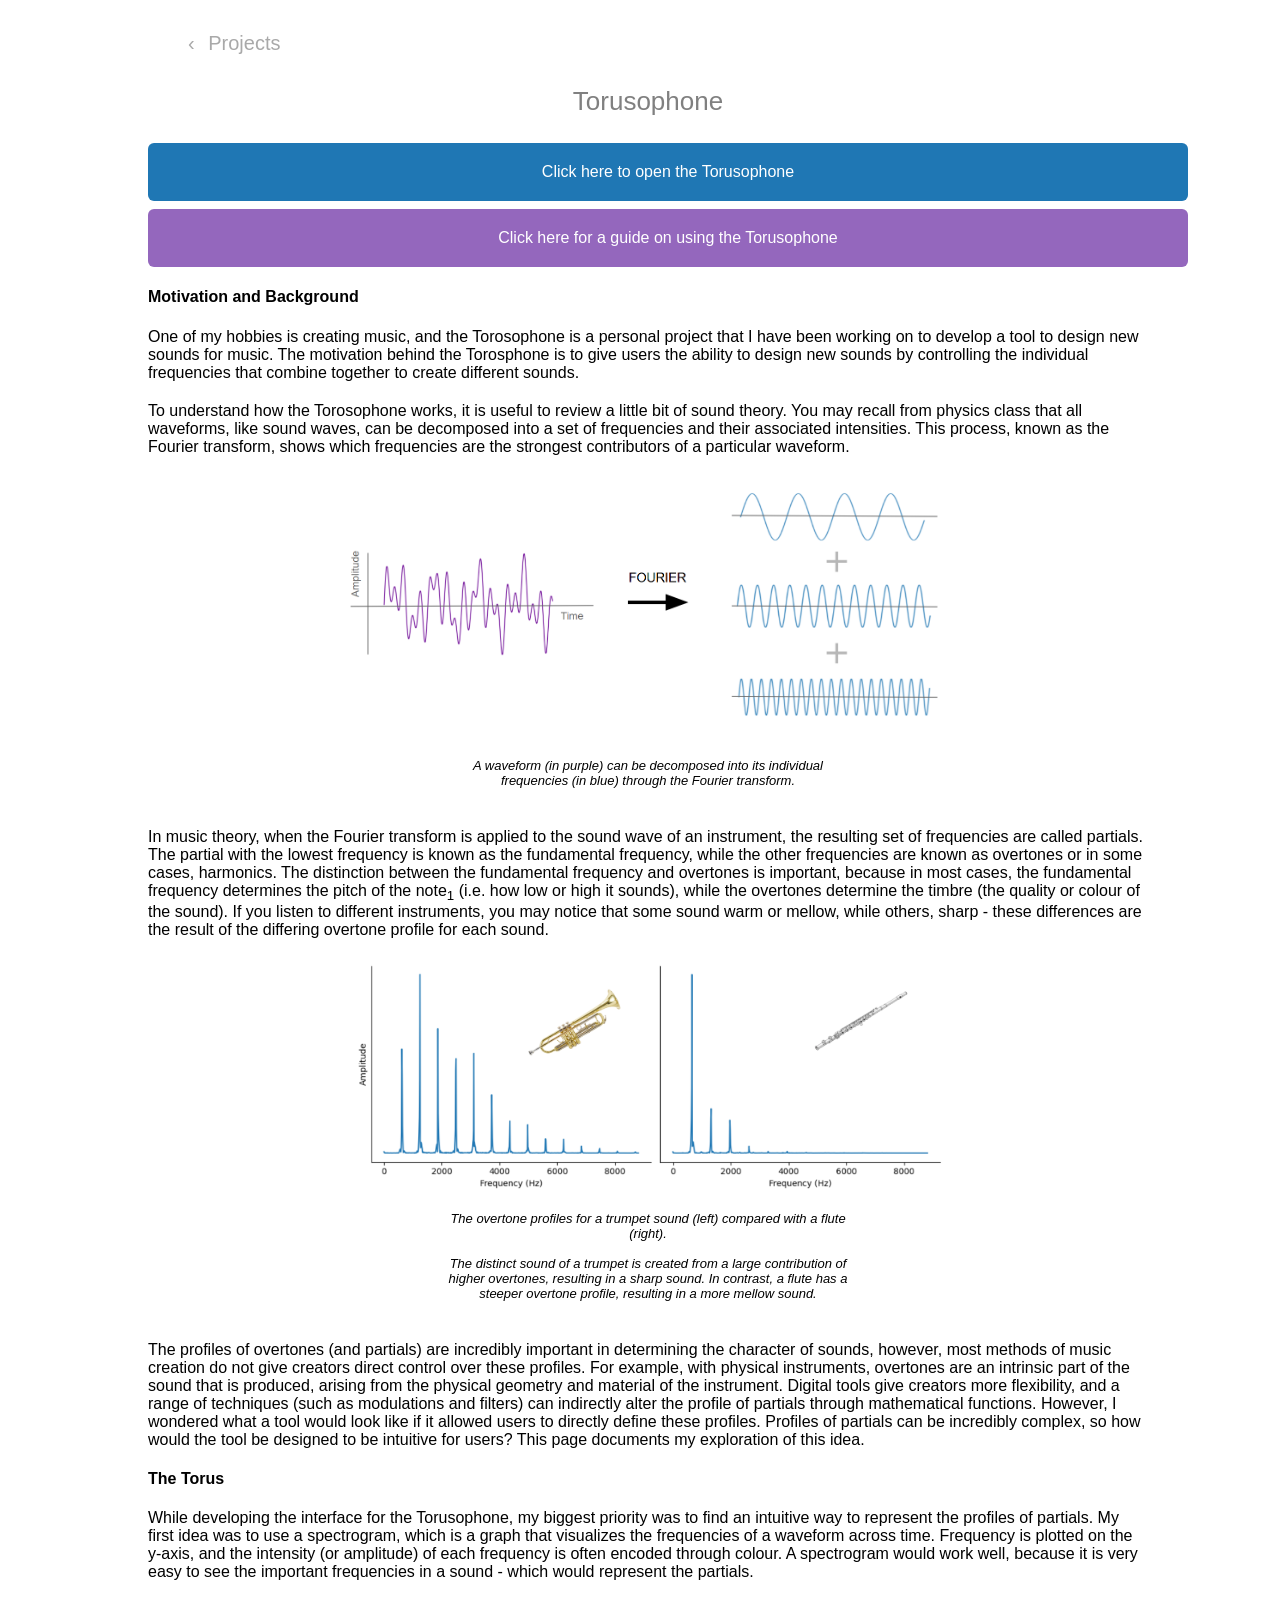
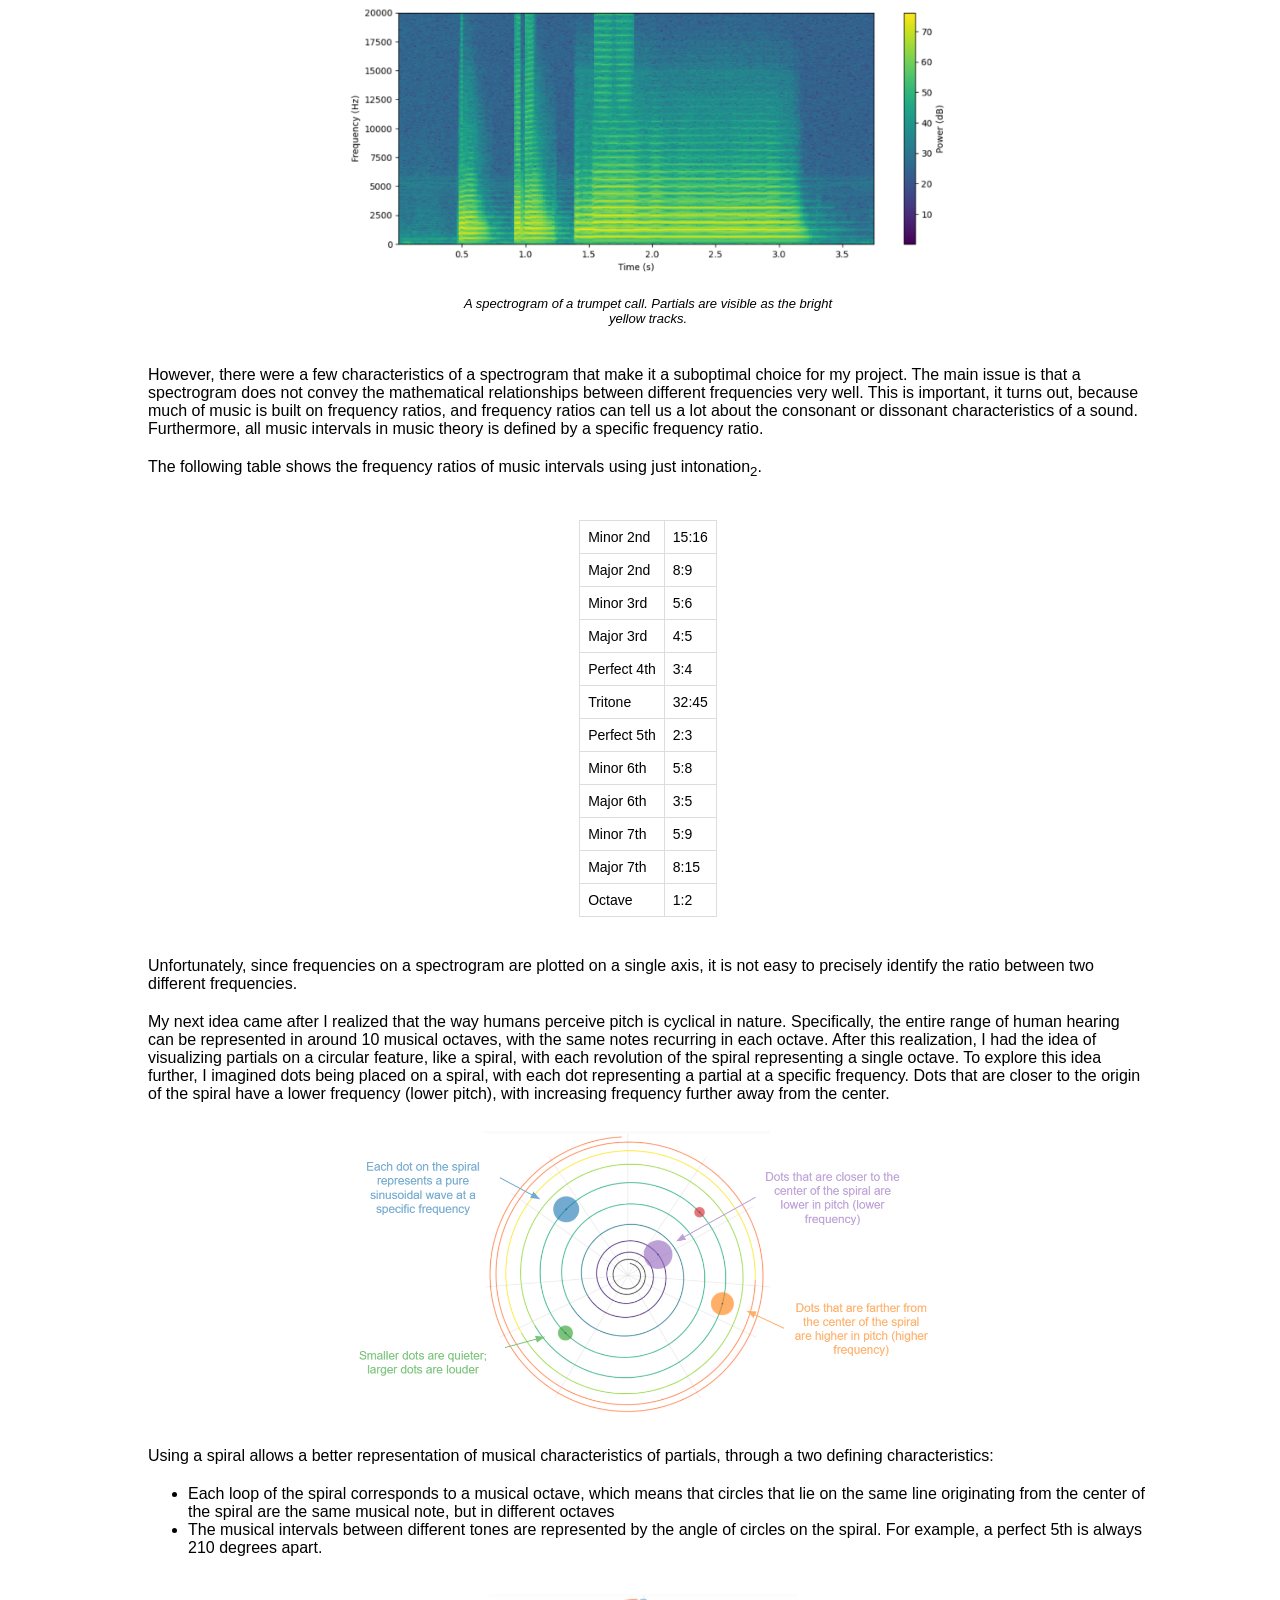
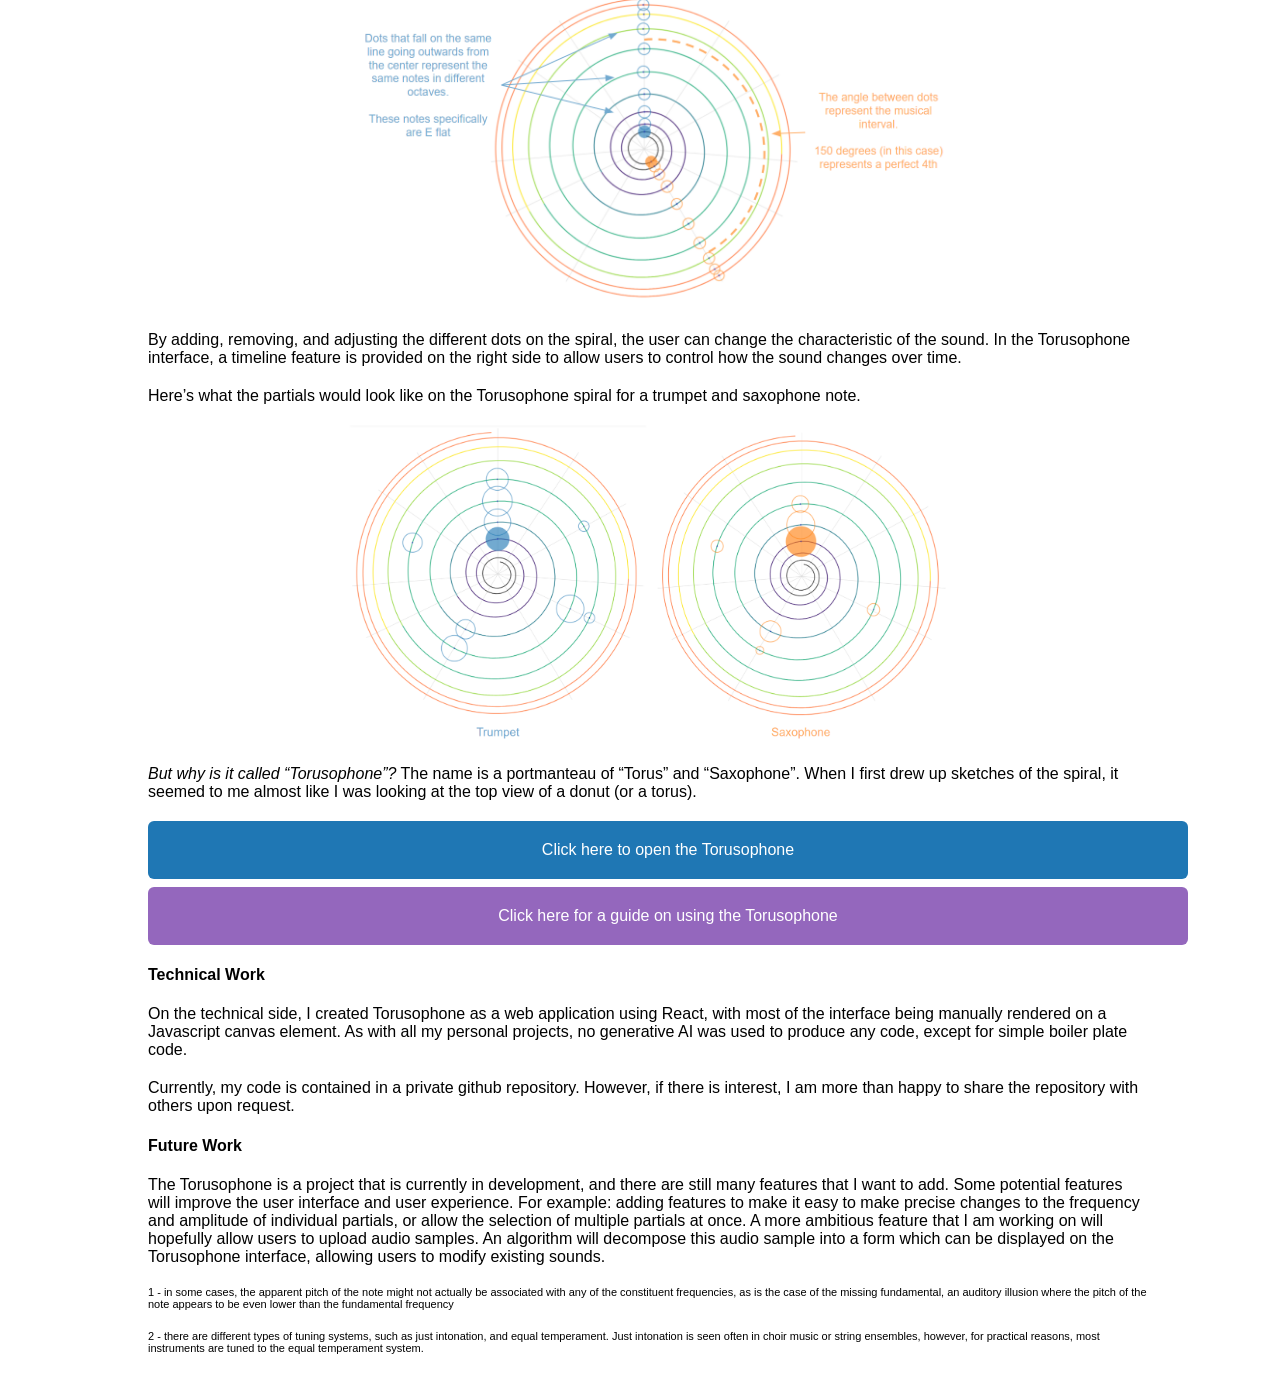
<file: projects/torusophone/torusophone.html>
<!DOCTYPE html>
<html lang="en">
    <head>
        <meta charset="utf-8">
        <title>Alex's Profile</title>
        <link rel="icon" href="../../static/circuit_icon.png" media="(prefers-color-scheme: light)">
        <link rel="icon" href="../../static/circuit_icon_dark.png" media="(prefers-color-scheme: dark)">

        <link rel="stylesheet" href="../styles.css">
    </head>
    <body>
        <div id="content">
            
            <a href="../../index.html#projects">
                <h3 class="project_back_holder">
                    <span class="project_back">
                    <span class="project_ticks">&#8249;</span>
                    Projects
                    </span>
                </h3>
            </a>

            <h3> Torusophone </h3>
            
            <a href="./out/index.html" target="_blank">
                <div class="big-button">
                    Click here to open the Torusophone
                </div>
            </a>
            <a href="./torusophone-guide.pdf" target="_blank">
                <div class="big-button colour-2">
                    Click here for a guide on using the Torusophone
                </div>
            </a>
            

            <h4> Motivation and Background </h4>
            <div>
                One of my hobbies is creating music, and the Torosophone is a personal project that I have been working on to develop a tool to design new sounds for music. The motivation behind the Torosphone is to give users the ability to design new sounds by controlling the individual frequencies that combine together to create different sounds.
            </div>
            <div>
                To understand how the Torosophone works, it is useful to review a little bit of sound theory. You may recall from physics class that all waveforms, like sound waves, can be decomposed into a set of frequencies and their associated intensities. This process, known as the Fourier transform, shows which frequencies are the strongest contributors of a particular waveform.
            </div>

            <div class="media-holder">
                <img class="big" src="../../static/torusophone-fourier.png" alt="Fourier Transformation">
                <span class="image-label">
                    A waveform (in purple) can be decomposed into its individual frequencies (in blue) through the Fourier transform. 
                </span>
            </div>

            <div>
                In music theory, when the Fourier transform is applied to the sound wave of an instrument, the resulting set of frequencies are called partials. The partial with the lowest frequency is known as the fundamental frequency, while the other frequencies are known as overtones or in some cases, harmonics. The distinction between the fundamental frequency and overtones is important, because in most cases, the fundamental frequency determines the pitch of the note<sub>1</sub> (i.e. how low or high it sounds), while the overtones determine the timbre (the quality or colour of the sound). If you listen to different instruments, you may notice that some sound warm or mellow, while others, sharp - these differences are the result of the differing overtone profile for each sound.
            </div>
            
            <div class="media-holder">
                <img class="big" src="../../static/torusophone-instrument-frequencies.png" alt="Frequency graph of trumpet and flute">
                <span class="image-label">
                    The overtone profiles for a trumpet sound (left) compared with a flute (right). <br><br>The distinct sound of a trumpet is created from a large contribution of higher overtones, resulting in a sharp sound. In contrast, a flute has a steeper overtone profile, resulting in a more mellow sound.
                </span>
            </div>

            <div>
                The profiles of overtones (and partials) are incredibly important in determining the character of sounds, however, most methods of music creation do not give creators direct control over these profiles. For example, with physical instruments, overtones are an intrinsic part of the sound that is produced, arising from the physical geometry and material of the instrument. Digital tools give creators more flexibility, and a range of techniques (such as modulations and filters) can indirectly alter the profile of partials through mathematical functions. However, I wondered what a tool would look like if it allowed users to directly define these profiles. Profiles of partials can be incredibly complex, so how would the tool be designed to be intuitive for users? This page documents my exploration of this idea.
            </div>

            
            <h4> The Torus </h4>
            <div>
                While developing the interface for the Torusophone, my biggest priority was to find an intuitive way to represent the profiles of partials. My first idea was to use a spectrogram, which is a graph that visualizes the frequencies of a waveform across time. Frequency is plotted on the y-axis, and the intensity (or amplitude) of each frequency is often encoded through colour. A spectrogram would work well, because it is very easy to see the important frequencies in a sound - which would represent the partials.
            </div>

            <div class="media-holder">
                <img class="big" src="../../static/torusophone-spectrogram.png" alt="Spectrogram">
                <span class="image-label">
                    A spectrogram of a trumpet call. Partials are visible as the bright yellow tracks.
                </span>
            </div>
            
            <div>
                However, there were a few characteristics of a spectrogram that make it a suboptimal choice for my project. The main issue is that a spectrogram does not convey the mathematical relationships between different frequencies very well. This is important, it turns out, because much of music is built on frequency ratios, and frequency ratios can tell us a lot about the consonant or dissonant characteristics of a sound. Furthermore, all music intervals in music theory is defined by a specific frequency ratio.
            </div>
            <div>
                The following table shows the frequency ratios of music intervals using just intonation<sub>2</sub>.
            </div>
            <div class="media-holder">
                
                <table>
                    <tr>
                        <td>
                            Minor 2nd
                        </td>
                        <td>
                            15:16
                        </td>
                    </tr>
                    <tr>
                        <td>
                            Major 2nd
                        </td>
                        <td>
                            8:9
                        </td>
                    </tr>
                    <tr>
                        <td>
                            Minor 3rd
                        </td>
                        <td>
                            5:6
                        </td>
                    </tr>
                    <tr>
                        <td>
                            Major 3rd
                        </td>
                        <td>
                            4:5
                        </td>
                    </tr>
                    <tr>
                        <td>
                            Perfect 4th
                        </td>
                        <td>
                            3:4
                        </td>
                    </tr>
                    <tr>
                        <td>
                            Tritone
                        </td>
                        <td>
                            32:45
                        </td>
                    </tr>
                    <tr>
                        <td>
                            Perfect 5th
                        </td>
                        <td>
                            2:3
                        </td>
                    </tr>
                    <tr>
                        <td>
                            Minor 6th
                        </td>
                        <td>
                            5:8
                        </td>
                    </tr>
                    <tr>
                        <td>
                            Major 6th
                        </td>
                        <td>
                            3:5
                        </td>
                    </tr>
                    <tr>
                        <td>
                            Minor 7th
                        </td>
                        <td>
                            5:9
                        </td>
                    </tr>
                    <tr>
                        <td>
                            Major 7th
                        </td>
                        <td>
                            8:15
                        </td>
                    </tr>
                    <tr>
                        <td>
                            Octave
                        </td>
                        <td>
                            1:2
                        </td>
                    </tr>
                </table>

            </div>
             
            <div>
                Unfortunately, since frequencies on a spectrogram are plotted on a single axis, it is not easy to precisely identify the ratio between two different frequencies. 
            </div>
            <div>
                My next idea came after I realized that the way humans perceive pitch is cyclical in nature. Specifically, the entire range of human hearing can be represented in around 10 musical octaves, with the same notes recurring in each octave. After this realization, I had the idea of visualizing partials on a circular feature, like a spiral, with each revolution of the spiral representing a single octave. To explore this idea further, I imagined dots being placed on a spiral, with each dot representing a partial at a specific frequency.  Dots that are closer to the origin of the spiral have a lower frequency (lower pitch), with increasing frequency further away from the center. 
            </div>
            
            <div class="media-holder">
                <img class="big" src="../../static/torusophone-explainer-1.png" alt="Torusophone explainer 1">
            </div>

            <div>
                Using a spiral allows a better representation of musical characteristics of partials, through a two defining characteristics:
            </div>
            <ul>
                <li>Each loop of the spiral corresponds to a musical octave, which means that circles that lie on the same line originating from the center of the spiral are the same musical note, but in different octaves</li>
                <li>The musical intervals between different tones are represented by the angle of circles on the spiral. For example, a perfect 5th is always 210 degrees apart.</li>
            </ul>

            <div class="media-holder">
                <img class="big" src="../../static/torusophone-explainer-2.png" alt="Torusophone explainer 2">
            </div>

            <div>
                By adding, removing, and adjusting the different dots on the spiral, the user can change the characteristic of the sound. In the Torusophone interface, a timeline feature is provided on the right side to allow users to control how the sound changes over time. 
            </div>
            <div>
                Here’s what the partials would look like on the Torusophone spiral for a trumpet and saxophone note.
            </div>
            <div class="media-holder">
                <img class="big" src="../../static/torusophone-instrument-spiral-partials.png" alt="Torusophone explainer 2">
            </div>
            <div>
                <i>But why is it called “Torusophone”?</i> 
                The name is a portmanteau of “Torus” and “Saxophone”. When I first drew up sketches of the spiral, it seemed to me almost like I was looking at the top view of a donut (or a torus).
            </div>
            <a href="./out/index.html" target="_blank">
                <div class="big-button">
                    Click here to open the Torusophone
                </div>
            </a>
            <a href="./torusophone-guide.pdf" target="_blank">
                <div class="big-button colour-2">
                    Click here for a guide on using the Torusophone
                </div>
            </a>
            
            <h4> Technical Work </h4>
            <div>
                On the technical side, I created Torusophone as a web application using React, with most of the interface being manually rendered on a Javascript canvas element. As with all my personal projects, no generative AI was used to produce any code, except for simple boiler plate code.
            </div>
            <div>
                Currently, my code is contained in a private github repository. However, if there is interest, I am more than happy to share the repository with others upon request.
            </div>

            <h4> Future Work </h4>
            <div>
                The Torusophone is a project that is currently in development, and there are still many features that I want to add. Some potential features will improve the user interface and user experience. For example: adding features to make it easy to make precise changes to the frequency and amplitude of individual partials, or allow the selection of multiple partials at once. A more ambitious feature that I am working on will hopefully allow users to upload audio samples. An algorithm will decompose this audio sample into a form which can be displayed on the Torusophone interface, allowing users to modify existing sounds.
            </div>
            
            <div class="sup">
                1 - in some cases, the apparent pitch of the note might not actually be associated with any of the constituent frequencies, as is the case of the missing fundamental, an auditory illusion where the pitch of the note appears to be even lower than the fundamental frequency
            </div>
            <div class="sup">
                2 - there are different types of tuning systems, such as just intonation, and equal temperament. Just intonation is seen often in choir music or string ensembles, however, for practical reasons, most instruments are tuned to the equal temperament system.
            </div>

        </div>
    </head>
</html>
</file>
<file: styles.css>
body {
  width: 100%;
  margin: 0;
  background-color: white;
}

html {
  scroll-behavior: smooth;
}
/**
 * Disable smooth scrolling when users have prefers-reduced-motion enabled
 */
@media screen and (prefers-reduced-motion: reduce) {
	html {
		scroll-behavior: auto;
	}
}

#content {
  width: 100vw;
  min-height: 100vh;/*
  scroll-snap-points-y: repeat(300px);
  scroll-snap-type: y mandatory;
  scroll-snap-type: mandatory;*/
  overflow: auto;
}

#content > .content_holder {
  display: flex;
  justify-content: center;
  align-items: center;
  width: 100vw;
  min-height: 100vh;
  border: 1px solid #eaeaea;
}

h3 {
  width: 100%;
  text-align: center;
  font-size: 26px;
  color: gray;
  font-weight: normal;
  font-family: Verdana, sans-serif;
}

a {
  text-decoration: none;
}


/* INTRODUCTION */



#introduction_holder {
  width:100%;
  display: flex;
  justify-content: center;
  align-items: center;
  padding:60px;
  box-sizing: border-box;
}
#introduction_summary_holder{
  padding-right: 40px;
}
#introduction_summary {
  font-size: 18px;
  font-family: sans-serif;
  color: gray;
  font-weight: normal;
  text-align: center;
  max-width: 400px;
}
#profile_pic > img{
  max-width:300px;
  border-radius: 50%;
}

#shortcuts {
  width:100%;
  display: flex;
  justify-content: center;
  padding:60px;
  box-sizing: border-box;
}
#shortcuts > div {
  flex: 1;
  display: flex;
  justify-content: center;

}
#experience_shortcut,
#projects_shortcut,
#contact_shortcut {
  font-size: 20px;
  font-family: sans-serif;
  color:gray;
  cursor: pointer;

  height:120px;
  width: 160px;
  text-align: center;
  background-image: url("data:image/svg+xml, %3Csvg version='1.1' width='110' height='110' xmlns='http://www.w3.org/2000/svg'%3E%3Cpath d='M 15 5 L 95 5 A 10 10 0 0 1 105 15 L 105 45 A 10 10 0 0 1 100 55 L 55 75 L 10 55 A 10 10 0 0 1 5 45 L 5 15 A 10 10 0 0 1 15 5 Z' stroke='%23b3b3b3' stroke-width='3' fill ='none' /%3E%3C/svg%3E");
  background-repeat: no-repeat;
  background-size: 160px;

  box-sizing: border-box;
  padding: 20px 30px;

  background-position: top;
}
#experience_shortcut:hover,
#projects_shortcut:hover,
#contact_shortcut:hover {
  color: white;
  background-image: url("data:image/svg+xml, %3Csvg version='1.1' width='110' height='110' xmlns='http://www.w3.org/2000/svg'%3E%3Cpath d='M 15 5 L 95 5 A 10 10 0 0 1 105 15 L 105 45 A 10 10 0 0 1 100 55 L 55 75 L 10 55 A 10 10 0 0 1 5 45 L 5 15 A 10 10 0 0 1 15 5 Z' stroke='%23FF731B' stroke-width='3' fill ='%23FF731B' /%3E%3C/svg%3E");
}
#experience_shortcut:active,
#projects_shortcut:active,
#contact_shortcut:active {
  color: white;
  background-image: url("data:image/svg+xml, %3Csvg version='1.1' width='110' height='110' xmlns='http://www.w3.org/2000/svg'%3E%3Cpath d='M 15 5 L 95 5 A 10 10 0 0 1 105 15 L 105 45 A 10 10 0 0 1 100 55 L 55 75 L 10 55 A 10 10 0 0 1 5 45 L 5 15 A 10 10 0 0 1 15 5 Z' stroke='orangered' stroke-width='3' fill ='orangered' /%3E%3C/svg%3E");
}




/* TIMELINE */

#experience {
  padding: 30px
}

#timeline_holder {
  width:100%;
  display: flex;
  justify-content: center;
}
#timeline {
  display: flex;
}
#timeline_visual {
  flex: 1;
}
#timeline_labels {
  flex: 2;
}

/* TIMELINE GRAPHIC */

.timeline_grid {
  stroke: #b3b3b3;
  stroke-width: 6;
  stroke-linecap: round;
}

.timeline_year {
  font-size: 40px;
  font-family: sans-serif;
  fill: #4d4d4d;
}

.timeline_month {
  font-size: 30px;
  font-family: sans-serif;
  fill: #4d4d4d;
}

.timeline_path {
  stroke-width: 6;
}

.timeline_end_marker {
  stroke: none;
}


/* TIMELINE LABELS */

#timeline_labels {
  display:inline-block;
  float:left;
  width: 80%;
}

.timeline_label_holder {
  white-space: nowrap;
  font-family:sans-serif;

  transition: margin 250ms linear;
}

#timeline_label_holder_1 {
  margin-top: 20px;
  color: #D76A03;
}
#timeline_label_holder_2 {
  margin-top: 0px;
  color: #e3ad00;
}
#timeline_label_holder_3 {
  margin-top: 0px;
  color: #BF3100;
}
#timeline_label_holder_4 {
  margin-top: 0px;
  color: #0d3290;
}

.timeline_label_header{
  display: flex;
  justify-content: space-between
}
.timeline_label {
  display:inline-block;
  padding: 24px;
  padding-top: 0px;
  padding-bottom: 0px;
}
.timeline_role {
  font-size: 24px;
}
.timeline_company {
  font-size: 16px;
  margin-top: 4px;
  color: #4d4d4d;
  font-style: italic;
}
.timeline_date_location_holder {
  padding-top: 12px;
  float:right;
  font-style: italic;
  text-align: right;
}
.timeline_date {
  font-size: 14px;
  color: #777777;
}
.timeline_location {
  font-size: 14px;
  color: #777777;
}

.timeline_summary[style*="visibility: visible"] {
  padding-top: 12px;
}
.timeline_summary {
  margin-left: 50px;
  padding-top: 0px;
  max-width: 700px;
  color:#333333;
  white-space: normal;
  overflow: hidden;

  visibility:hidden;
  max-height: 0;
  transition: max-height 250ms, visibility 250ms linear;
  transition: padding-top 250ms, visibility 250ms linear;
}

.timeline_label_tick {
  stroke-width: 3;
  fill: none;
}

.timeline_label_icon_holder{
  padding: 0px;
  padding-top: 12px;
  padding-bottom: 24px;
  display: flex;
  /* justify-content: center; */
  align-items: center;
  padding-left: 48px;
}
.timeline_label_icon {
  width: 16px;
}
.timeline_label_icon_label {
  font-size: 12px;
  padding-left: 12px;
  color: #898989;
}

.timeline_end_marker,
.timeline_path,
.timeline_label_holder {
  cursor: pointer;
}



/* TIMELINE COLORS */

.stroke_color_1 {
  stroke: #D76A03;
}
.stroke_color_2 {
  stroke: #F5BB00;
}
.stroke_color_3 {
  stroke: #BF3100;
}
.stroke_color_4 {
  stroke: #0d3290;
}
.fill_color_1 {
  fill: #D76A03;
}
.fill_color_2 {
  fill: #F5BB00;
}
.fill_color_3 {
  fill: #BF3100;
}
.fill_color_4 {
  fill: #0d3290;
}






/* PROJECTS */

.project_row {
  display:table;
}
.project_row > .project_display {
  display: table-cell;
  cursor: pointer;
}
/* .project_display {
  transition: height 0.2s, opacity 0.2s linear;
} */
.project_display > img {
  cursor: pointer;

  width: 300px;
  padding: 20px;
  text-align: center;
  box-sizing: border-box;
}
.project_row.first_row > .project_display > img {
  padding-top: 0px;
}
.project_row {
  margin-bottom: 20px;
}
.project_display > .project_label_group {
  font-size: 22px;
  font-family: sans-serif;
  color:gray;

  text-align: center;
  display: flex;
  justify-content: center;
  align-items: center;
}
.project_display > .project_label_group > .project_label {
  display: flex;
  flex-direction: column;
}
.project_display > .project_label_group > .project_label > .project_desc {
  font-size: 13px;
  margin-top: 13px;
  color:rgb(152, 152, 152);
}
.project_display > .project_label_group > .project_label > .project_date {
  font-size: 13px;
  color:rgb(152, 152, 152);
}
.project_row > .project_display .project_ticks {
  padding-left: 20px;
}
.project_row > .project_display:hover .project_ticks {
  color: #3A85FF;
  font-weight: bold;
  padding-left: 30px;

  transition: padding 0.1s linear
}

img.circular {
  border-radius: 50%;
}









/* CONTACT */

#contact {
  text-align: center;
  font-family: Verdana, sans-serif;
}

#contact_summary {
  font-size: 16px;
  color: gray;
  font-weight: normal;
  max-width: 1000px;
  padding: 0px 80px;
}

#contact_information {
  display: table;
  margin: auto;
  margin-top: 32px;
  margin-bottom: 60px;

}
#contact_information > .contact_holder {
  display: table-row;
  color: #505050;
}
#contact_information > .contact_holder > .contact_label {
  display: table-cell;
  text-align: right;
}
#contact_information > .contact_holder > .contact_data {
  display: table-cell;
  text-align: left;
  margin-left: 20px
}
#contact_information > .contact_holder > .spacer {
  padding:16px;
}

#ai_note {
  font-size: 16px;
  color: gray;
  font-weight: normal;
}
#ai_note a {
  font-size: 16px;
  color: rgb(91, 120, 207);
  font-weight: normal;
}
</file>
<file: projects/torusophone/out/_next/static/css/ad4408132cbdd691.css>
.page_main_group__D3KaQ{--control_bar_height:120px;font-size:large;position:fixed;top:0;left:0;height:100vh;width:100vw}.page_main_group__D3KaQ>.page_canvas_group__Ycfw_{width:100%;top:var(--control_bar_height);height:calc(100% - var(--control_bar_height))}.page_main_group__D3KaQ>.page_control_bar__6zczi{width:100%;height:var(--control_bar_height)}.ControlBar_control_bar__wLQH1{display:flex;box-shadow:0 0 12px rgba(0,0,0,.3)}.ControlBar_play_button__kRJ9k{margin:16px 0 16px 48px;width:84px;height:84px;border-radius:100%;border:3px solid #d1d3d6;background:white}.ControlBar_play_button__kRJ9k.ControlBar_stopped__zQcPH{border-color:#008000}.ControlBar_play_button__kRJ9k.ControlBar_playing__u5MqS{border-color:#C91E18}.ControlBar_play_button__kRJ9k:hover{box-shadow:0 0 12px rgba(0,0,0,.2)}.ControlBar_control_bar_section_group__ShelW{margin:16px 0;display:flex;flex-direction:column;align-items:center}.ControlBar_control_bar_section_group__ShelW>span{font-family:sans-serif;font-size:12px;color:#555555;padding:6px}.ControlBar_playback_mode_toggle__LFJYL{display:inline-flex;background:#e5e7eb;padding:4px;border-radius:10px}.ControlBar_playback_mode_toggle__LFJYL button{border:none;background:transparent;padding:8px 16px;border-radius:8px;cursor:pointer}.ControlBar_playback_mode_toggle__LFJYL button.ControlBar_active__6jMg6{background:white;box-shadow:0 1px 3px rgba(0,0,0,.15)}.ControlBar_button_row__ku8nL{display:flex}.ControlBar_button_row__ku8nL button{border:3px solid #e5e7eb;padding:8px 16px;border-radius:8px;background:white}.ControlBar_button_row__ku8nL button:not(:first-child){border-top-left-radius:0;border-bottom-left-radius:0}.ControlBar_button_row__ku8nL button:not(:last-child){border-top-right-radius:0;border-bottom-right-radius:0;border-right-width:0}.ControlBar_button_row__ku8nL button:not(:last-child):hover{border-right-width:3px}.ControlBar_button_row__ku8nL button:not(:last-child):hover+button{border-left-width:0}.ControlBar_add_instrument_options__ah3N0 button:hover{box-shadow:0 0 12px rgba(0,0,0,.15)}.ControlBar_clear_button__U_CHT{border:3px solid #e5e7eb;padding:8px 16px;border-radius:8px;background:white}.ControlBar_clear_button__U_CHT:hover{border-color:#c21212;color:#c21212}.ControlBar_file_options__PlNid button:hover{border-color:#021ea9;color:#021ea9}.Canvas_canvas__rmY4H{display:block;width:100%;height:100%}
</file>
<file: projects/styles.css>
body {
  width: 100%;
  margin-top: 60px;
  background-color: white;
  display: flex;
  justify-content: center;
}

html {
  scroll-behavior: smooth;
}

#content {
  font-weight: normal;
  font-family: Verdana, sans-serif;
  margin: 0 80px;
  max-width: 1000px;
}

#content > div {
  margin-bottom:20px;
}

h3 {
  width: 100%;
  text-align: center;
  font-size: 26px;
  color: gray;
  font-weight: normal;
  font-family: Verdana, sans-serif;
}

a {
  text-decoration: none;
} 

table {  
  border-collapse: collapse;
  margin: 20px 60px;
}
td {
  border: 1px solid #dddddd;
  padding: 8px;
  font-size: 14px;
}

ol li::marker {
  font-weight: bold;
}
ol li {
  margin-bottom: 6px;
  font-size: 14px;
}

/* MEDIA */

.media-holder {
  display: flex;
  flex-direction: column;
  align-items: center;
}
.media-holder .image-label {
  font-style: italic;
  font-size: small;
  width: 400px;
  padding: 20px 60px;
  text-align: center;
}
.media-holder > img.small {
  width: 400px;
}
.media-holder > img.big {
  width: 600px;
}

/* BUTTON */

.big-button {
  width: 100%;
  background-color: #1f77b4;
  padding: 20px;
  margin: 8px 0;
  text-align: center;
  border-radius: 6px;
  color: white;
}
.big-button:hover {
  background-color: #0a5184;
}
.big-button.colour-2 {
  background-color: #9467bd;
}
.big-button.colour-2:hover {
  background-color: #6321a0;
}

/* SUP NOTES */

.sup {
  font-size: 11px;
}

/* PROJECTS BACK BUTTON */

.project_back_holder {
  font-size: 20px;
  position:absolute;
  top: 12px;
  text-align: left;
  padding-left: 32px;
  color: darkgray;
}

.project_back {
  cursor: pointer;
  /* padding:8px; */
}
.project_back .project_ticks {
  padding-left: 8px;
  padding-right: 8px;
}
.project_back:hover {
  color: gray;
}
.project_back:hover .project_ticks {
  font-weight: bold;
  padding-left: 0px;
  padding-right: 24px;
}
</file>
